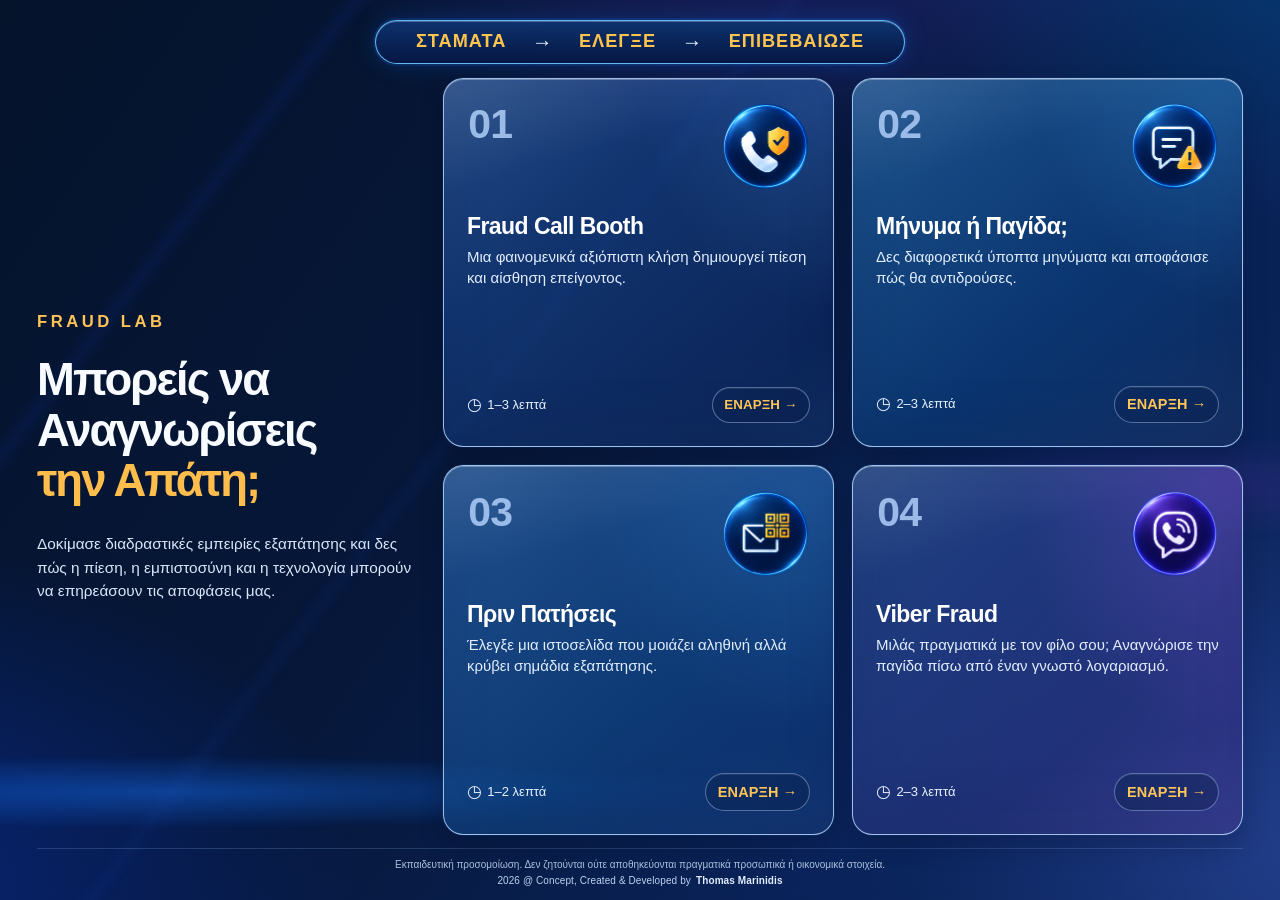
<file: frontend/home/index.html>
<!doctype html>
<html lang="el" class="home-page">
<head>
  <meta charset="utf-8">
  <meta name="viewport" content="width=device-width,initial-scale=1,viewport-fit=cover">
  <meta name="theme-color" content="#081a2c">

  <title>FRAUD LAB — Μπορείς να Αναγνωρίσεις την Απάτη;</title>

  <link rel="stylesheet" href="/static/css/screens/home-parity.css?v=home-final-premium-v3">
</head>

<body class="home-page station04-enabled home-lightglass-v2 home-final-premium-v3">

<main class="home-shell">

  <div class="safety-message">
      ΣΤΑΜΑΤΑ
      <span>→</span>
      ΕΛΕΓΞΕ
      <span>→</span>
      ΕΠΙΒΕΒΑΙΩΣΕ
  </div>

  <header class="hero">
    <div class="brand-kicker">FRAUD LAB</div>

    <h1>
      Μπορείς να Αναγνωρίσεις
      <span>την Απάτη;</span>
    </h1>

    <p class="hero-copy">
      Δοκίμασε διαδραστικές εμπειρίες εξαπάτησης και δες πώς η πίεση,
      η εμπιστοσύνη και η τεχνολογία μπορούν να επηρεάσουν τις αποφάσεις μας.
    </p>

  </header>

  <section class="stations" aria-label="Διαδραστικές εμπειρίες">

    <a class="station-card active featured" href="/call">
      <div class="station-number">01</div>
      <span class="station-icon" aria-hidden="true"><img src="/static/icons/home/call-glass.svg" alt=""></span>
      <div class="station-content">
        <div class="station-type">ΤΗΛΕΦΩΝΙΚΗ ΑΠΑΤΗ</div>
        <h2>Fraud Call Booth</h2>
        <p>Μια φαινομενικά αξιόπιστη κλήση δημιουργεί πίεση και αίσθηση επείγοντος.</p>
        <div class="station-footer">
          <span>1–3 λεπτά</span>
          <strong>ΕΝΑΡΞΗ →</strong>
        </div>
      </div>
    </a>

    <a class="station-card active" href="/sms">
      <div class="station-number">02</div>
      <span class="station-icon" aria-hidden="true"><img src="/static/icons/home/sms-glass.svg" alt=""></span>
      <div class="station-content">
        <div class="station-type">SMS / PHISHING</div>
        <h2>Μήνυμα ή Παγίδα;</h2>
        <p>Δες διαφορετικά ύποπτα μηνύματα και αποφάσισε πώς θα αντιδρούσες.</p>
        <div class="station-footer">
          <span>2–3 λεπτά</span>
          <strong>ΕΝΑΡΞΗ →</strong>
        </div>
      </div>
    </a>

    <a class="station-card active" href="/qr">
      <div class="station-number">03</div>
      <span class="station-icon" aria-hidden="true"><img src="/static/icons/home/qr-glass.svg" alt=""></span>
      <div class="station-content">
        <div class="station-type">E-MAIL / QR</div>
        <h2>Πριν Πατήσεις</h2>
        <p>Έλεγξε μια ιστοσελίδα που μοιάζει αληθινή αλλά κρύβει σημάδια εξαπάτησης.</p>
        <div class="station-footer">
          <span>1–2 λεπτά</span>
          <strong>ΕΝΑΡΞΗ →</strong>
        </div>
      </div>
    </a>



    <a class="station-card active" href="/viber">
      <div class="station-number">04</div>
      <span class="station-icon" aria-hidden="true"><img src="/static/icons/home/viber-glass.svg" alt=""></span>
      <div class="station-content">
        <div class="station-type">VIBER / ACCOUNT TAKEOVER</div>
        <h2>Viber Fraud</h2>
        <p>Μιλάς πραγματικά με τον φίλο σου; Αναγνώρισε την παγίδα πίσω από έναν γνωστό λογαριασμό.</p>
        <div class="station-footer">
          <span>2–3 λεπτά</span>
          <strong>ΕΝΑΡΞΗ →</strong>
        </div>
      </div>
    </a>

  </section>

  <footer class="home-footer">
    <p>
      Εκπαιδευτική προσομοίωση. Δεν ζητούνται ούτε αποθηκεύονται πραγματικά προσωπικά ή οικονομικά στοιχεία.
    </p>
    <p class="creator-credit">
      2026 @ Concept, Created &amp; Developed by <a class="creator-credit-link" href="https://www.linkedin.com/in/thomas-marinidis" target="_blank" rel="noopener noreferrer" aria-label="Thomas Marinidis on LinkedIn">Thomas Marinidis</a>
    </p>
  </footer>

</main>

</body>
</html>
</file>
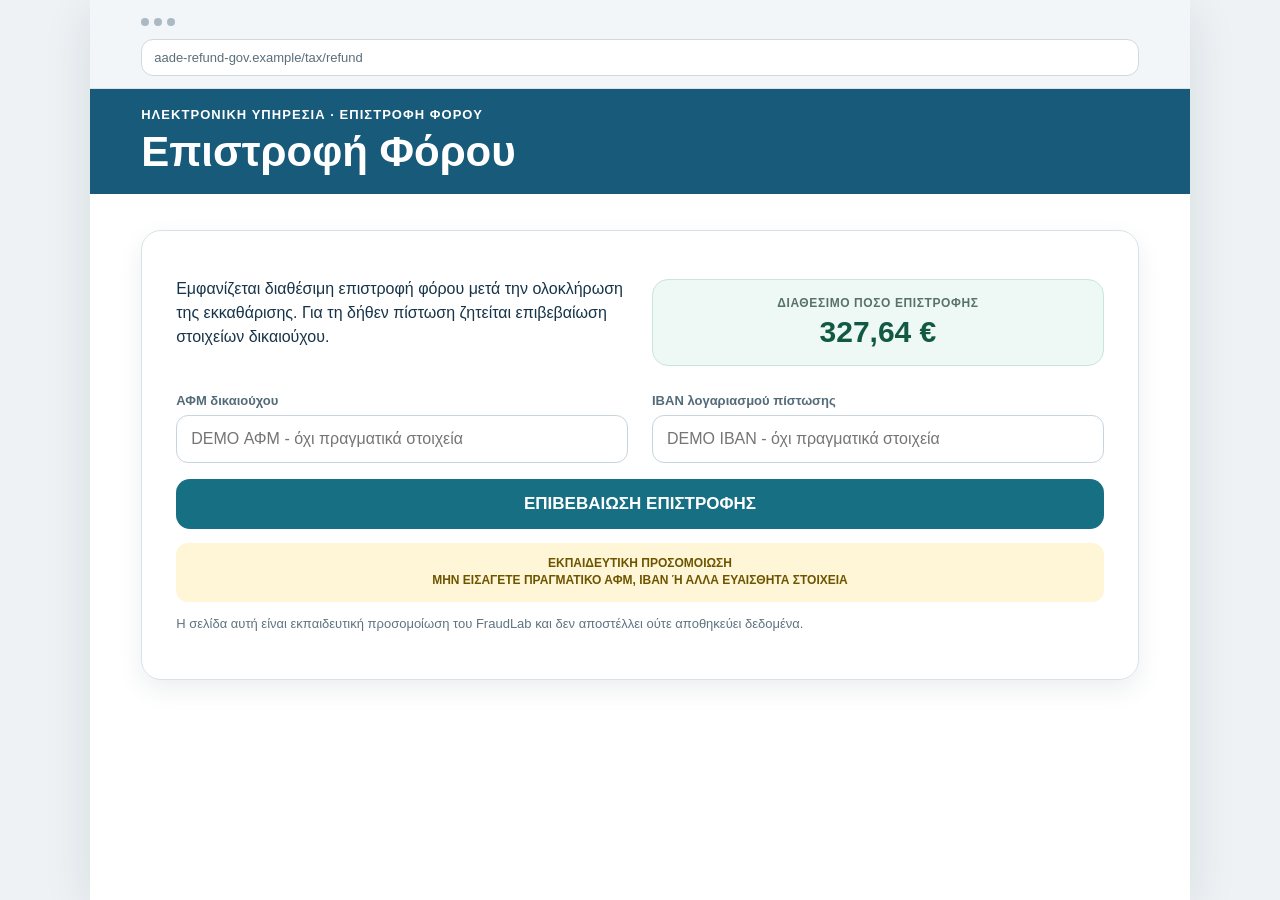
<file: static/qr_sites/aade/index.html>
<!doctype html>
<html lang="el">
<head>
<meta charset="utf-8">
<meta name="viewport" content="width=device-width, initial-scale=1, viewport-fit=cover">
<title>myAADE – Επιστροφή Φόρου</title>
<style>
*{box-sizing:border-box}
html,body{margin:0;padding:0;background:#eef2f5;color:#163449;font-family:Arial,Helvetica,sans-serif}
.page{max-width:430px;margin:0 auto;min-height:100vh;background:#fff}
.browser{padding:12px;background:#f3f6f8;border-bottom:1px solid #d8e1e7}
.dots span{display:inline-block;width:8px;height:8px;border-radius:50%;background:#aab9c4;margin-right:5px}
.address{margin-top:9px;padding:10px 12px;background:#fff;border:1px solid #ced9e0;border-radius:12px;font-size:13px;color:#5a6e7b;overflow-wrap:anywhere}
.header{padding:18px;background:#185a7a;color:#fff}
.brand{font-size:13px;font-weight:900;letter-spacing:.08em}
h1{margin:6px 0 0;font-size:28px;line-height:1.12}
.content{padding:16px}
.card{border:1px solid #d7e2e8;border-radius:18px;padding:16px;box-shadow:0 10px 24px rgba(20,50,70,.08)}
.amount{margin:14px 0;padding:16px;border-radius:16px;background:#eef8f4;border:1px solid #c9e6da;text-align:center}
.amount small{display:block;font-size:12px;font-weight:800;color:#58726a;letter-spacing:.05em}
.amount strong{display:block;margin-top:5px;font-size:30px;color:#125943}
p{font-size:16px;line-height:1.5;margin:12px 0}.notice{font-size:13px;color:#5f7380}
label{display:block;margin-top:13px;font-size:13px;font-weight:800;color:#536b79}
input{width:100%;padding:14px;margin-top:7px;border:1px solid #c8d5dd;border-radius:12px;font-size:16px}
button{width:100%;border:0;border-radius:14px;padding:15px;margin-top:16px;background:#176f83;color:#fff;font-size:17px;font-weight:900;cursor:pointer}
.edu{margin-top:14px;padding:12px;border-radius:12px;background:#fff6d7;color:#6d5500;text-align:center;font-size:12px;font-weight:900;line-height:1.45}
.error{display:none;margin-top:10px;color:#9b1c1c;font-size:13px;font-weight:800}
.final{display:none;margin-top:16px;padding:18px;border:1px solid #efbcbc;border-radius:18px;background:#fff5f5}
.final h2{margin:0 0 10px;text-align:center;font-size:28px;color:#9b1c1c}.final p{font-size:15px}
.box{margin-top:12px;padding:13px;border-radius:14px;background:#fff;border:1px solid #e2d7d7}.box h3{margin:0 0 8px;font-size:15px}.box ul{margin:0;padding-left:20px}.box li{margin:7px 0;line-height:1.4}
.rule{margin-top:14px;text-align:center;font-weight:900;color:#7b1f1f}
@media(max-width:380px){h1{font-size:24px}.amount strong{font-size:26px}}
</style>
  <link rel="stylesheet" href="/static/qr_sites/common/desktop-v6.css?v=desktop-v6">
</head>
<body>
<div class="page">
  <div class="browser">
    <div class="dots"><span></span><span></span><span></span></div>
    <div class="address">aade-refund-gov.example/tax/refund</div>
  </div>
  <div class="header">
    <div class="brand">ΗΛΕΚΤΡΟΝΙΚΗ ΥΠΗΡΕΣΙΑ · ΕΠΙΣΤΡΟΦΗ ΦΟΡΟΥ</div>
    <h1>Επιστροφή Φόρου</h1>
  </div>
  <div class="content">
    <section id="formCard" class="card">
      <p>Εμφανίζεται διαθέσιμη επιστροφή φόρου μετά την ολοκλήρωση της εκκαθάρισης. Για τη δήθεν πίστωση ζητείται επιβεβαίωση στοιχείων δικαιούχου.</p>
      <div class="amount"><small>ΔΙΑΘΕΣΙΜΟ ΠΟΣΟ ΕΠΙΣΤΡΟΦΗΣ</small><strong>327,64 €</strong></div>
      <label for="afm">ΑΦΜ δικαιούχου</label>
      <input id="afm" autocomplete="off" inputmode="numeric" placeholder="DEMO ΑΦΜ - όχι πραγματικά στοιχεία">
      <label for="iban">IBAN λογαριασμού πίστωσης</label>
      <input id="iban" autocomplete="off" placeholder="DEMO IBAN - όχι πραγματικά στοιχεία">
      <div id="error" class="error">Συμπληρώστε και τα δύο δοκιμαστικά πεδία για να συνεχίσετε.</div>
      <button id="submitBtn" type="button">ΕΠΙΒΕΒΑΙΩΣΗ ΕΠΙΣΤΡΟΦΗΣ</button>
      <div class="edu">ΕΚΠΑΙΔΕΥΤΙΚΗ ΠΡΟΣΟΜΟΙΩΣΗ<br>ΜΗΝ ΕΙΣΑΓΕΤΕ ΠΡΑΓΜΑΤΙΚΟ ΑΦΜ, IBAN Ή ΑΛΛΑ ΕΥΑΙΣΘΗΤΑ ΣΤΟΙΧΕΙΑ</div>
      <p class="notice">Η σελίδα αυτή είναι εκπαιδευτική προσομοίωση του FraudLab και δεν αποστέλλει ούτε αποθηκεύει δεδομένα.</p>
    </section>
    <section id="final" class="final" aria-live="polite">
      <h2><span class="fraudlab-c13-beacon" aria-hidden="true">🚨</span> ΕΠΕΣΕΣ ΘΥΜΑ ΑΠΑΤΗΣ</h2>
      <p>Το μήνυμα σε οδήγησε σε πλαστή σελίδα με δέλεαρ επιστροφής φόρου. Σε πραγματική επίθεση, τα στοιχεία που θα πληκτρολογούσες θα μπορούσαν να χρησιμοποιηθούν για οικονομική απάτη ή κλοπή ταυτότητας.</p>
      <div class="box"><h3>Τι έπρεπε να προσέξεις</h3><ul>
        <li>Απρόσμενη υπόσχεση επιστροφής φόρου.</li>
        <li>Πίεση να ολοκληρωθεί η διαδικασία μέσα σε 24 ώρες.</li>
        <li>Διεύθυνση που δεν ανήκει σε επίσημο domain της ΑΑΔΕ ή του gov.gr.</li>
        <li>Αίτημα για ΑΦΜ και IBAN μέσα από σύνδεσμο ή QR του email.</li>
      </ul></div>
      <div class="box"><h3>Ασφαλέστερη ενέργεια</h3>
        <p>Κλείσε το μήνυμα και άνοιξε μόνος/η σου το myAADE από το aade.gr ή το gov.gr. Μην χρησιμοποιείς το κουμπί ή το QR ενός απρόσμενου email για επιστροφή φόρου.</p>
      </div>
      <div class="rule">ΕΛΕΓΧΩ ΤΗΝ ΕΠΙΣΤΡΟΦΗ ΜΟΝΟ ΑΠΟ ΤΗΝ ΕΠΙΣΗΜΗ ΥΠΗΡΕΣΙΑ</div>
    </section>
  </div>
</div>
<script>
(function(){
  const afm=document.getElementById('afm');
  const iban=document.getElementById('iban');
  const error=document.getElementById('error');
  const formCard=document.getElementById('formCard');
  const final=document.getElementById('final');
  document.getElementById('submitBtn').addEventListener('click',function(){
    if(!afm.value.trim() || !iban.value.trim()){
      error.style.display='block';
      return;
    }
    afm.value=''; iban.value=''; error.style.display='none';
    formCard.style.display='none'; final.style.display='block';
    window.scrollTo({top:0,left:0,behavior:'auto'});
    if(window.parent && window.parent!==window){window.parent.postMessage({type:'fraudlab:qr-sim-scroll-top'},'*');}
  });
})();
</script>
<script src="/static/qr_sites/common/bridge.js"></script>
</body>
</html>
</file>
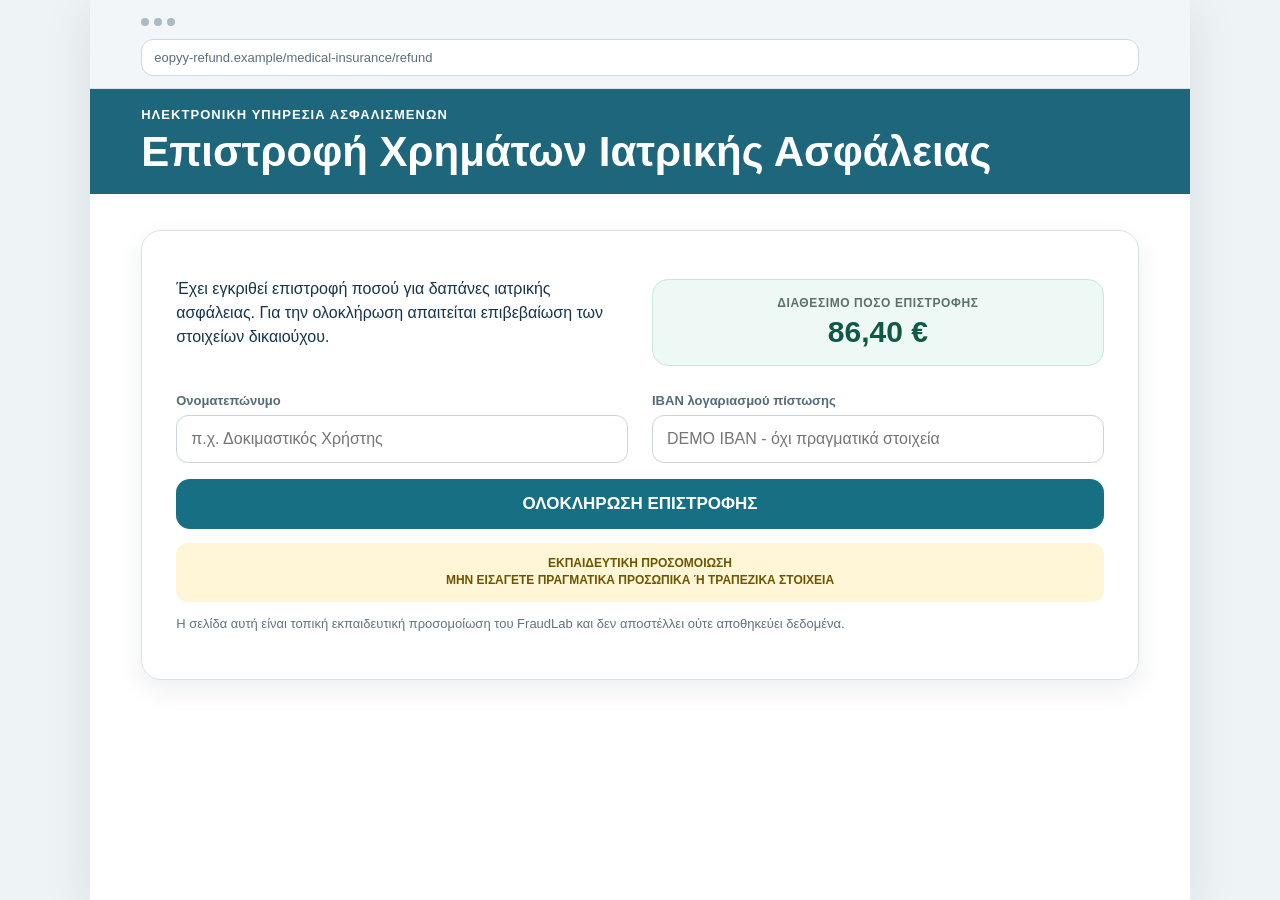
<file: static/qr_sites/eopyy/index.html>
<!doctype html>
<html lang="el">
<head>
<meta charset="utf-8">
<meta name="viewport" content="width=device-width, initial-scale=1, viewport-fit=cover">
<title>Επιστροφή Χρημάτων Ιατρικής Ασφάλειας</title>
<style>
*{box-sizing:border-box}
html,body{margin:0;padding:0;background:#eef3f6;color:#17344a;font-family:Arial,Helvetica,sans-serif}
.page{max-width:430px;margin:0 auto;min-height:100vh;background:#fff}
.browser{padding:12px;background:#f3f6f8;border-bottom:1px solid #d8e1e7}
.dots span{display:inline-block;width:8px;height:8px;border-radius:50%;background:#aab9c4;margin-right:5px}
.address{margin-top:9px;padding:10px 12px;background:#fff;border:1px solid #ced9e0;border-radius:12px;font-size:13px;color:#5a6e7b;overflow-wrap:anywhere}
.header{padding:18px;background:#1d667b;color:#fff}
.brand{font-size:13px;font-weight:900;letter-spacing:.08em}
h1{margin:6px 0 0;font-size:28px;line-height:1.12}
.content{padding:16px}
.card{border:1px solid #d7e2e8;border-radius:18px;padding:16px;box-shadow:0 10px 24px rgba(20,50,70,.08)}
.amount{margin:14px 0;padding:16px;border-radius:16px;background:#eef8f4;border:1px solid #c9e6da;text-align:center}
.amount small{display:block;font-size:12px;font-weight:800;color:#58726a;letter-spacing:.05em}.amount strong{display:block;margin-top:5px;font-size:30px;color:#125943}
p{font-size:16px;line-height:1.5;margin:12px 0}.notice{font-size:13px;color:#5f7380}
label{display:block;margin-top:13px;font-size:13px;font-weight:800;color:#536b79}
input{width:100%;padding:14px;margin-top:7px;border:1px solid #c8d5dd;border-radius:12px;font-size:16px}
button{width:100%;border:0;border-radius:14px;padding:15px;margin-top:16px;background:#176f83;color:#fff;font-size:17px;font-weight:900;cursor:pointer}
.edu{margin-top:14px;padding:12px;border-radius:12px;background:#fff6d7;color:#6d5500;text-align:center;font-size:12px;font-weight:900;line-height:1.45}
.error{display:none;margin-top:10px;color:#9b1c1c;font-size:13px;font-weight:800}
.final{display:none;margin-top:16px;padding:18px;border:1px solid #efbcbc;border-radius:18px;background:#fff5f5}
.final h2{margin:0 0 10px;text-align:center;font-size:28px;color:#9b1c1c}.final p{font-size:15px}.box{margin-top:12px;padding:13px;border-radius:14px;background:#fff;border:1px solid #e2d7d7}.box h3{margin:0 0 8px;font-size:15px}.box ul{margin:0;padding-left:20px}.box li{margin:7px 0;line-height:1.4}.rule{margin-top:14px;text-align:center;font-weight:900;color:#7b1f1f}
@media(max-width:380px){h1{font-size:24px}.amount strong{font-size:26px}}
</style>
  <link rel="stylesheet" href="/static/qr_sites/common/desktop-v6.css?v=desktop-v6">
</head>
<body>
<div class="page">
  <div class="browser">
    <div class="dots"><span></span><span></span><span></span></div>
    <div class="address">eopyy-refund.example/medical-insurance/refund</div>
  </div>

  <div class="header">
    <div class="brand">ΗΛΕΚΤΡΟΝΙΚΗ ΥΠΗΡΕΣΙΑ ΑΣΦΑΛΙΣΜΕΝΩΝ</div>
    <h1>Επιστροφή Χρημάτων Ιατρικής Ασφάλειας</h1>
  </div>

  <div class="content">
    <section id="formCard" class="card">
      <p>Έχει εγκριθεί επιστροφή ποσού για δαπάνες ιατρικής ασφάλειας. Για την ολοκλήρωση απαιτείται επιβεβαίωση των στοιχείων δικαιούχου.</p>

      <div class="amount">
        <small>ΔΙΑΘΕΣΙΜΟ ΠΟΣΟ ΕΠΙΣΤΡΟΦΗΣ</small>
        <strong>86,40 €</strong>
      </div>

      <label for="fullname">Ονοματεπώνυμο</label>
      <input id="fullname" autocomplete="off" placeholder="π.χ. Δοκιμαστικός Χρήστης">

      <label for="iban">IBAN λογαριασμού πίστωσης</label>
      <input id="iban" autocomplete="off" placeholder="DEMO IBAN - όχι πραγματικά στοιχεία">

      <div id="error" class="error">Συμπληρώστε και τα δύο δοκιμαστικά πεδία για να συνεχίσετε.</div>

      <button id="submitBtn" type="button">ΟΛΟΚΛΗΡΩΣΗ ΕΠΙΣΤΡΟΦΗΣ</button>

      <div class="edu">ΕΚΠΑΙΔΕΥΤΙΚΗ ΠΡΟΣΟΜΟΙΩΣΗ<br>ΜΗΝ ΕΙΣΑΓΕΤΕ ΠΡΑΓΜΑΤΙΚΑ ΠΡΟΣΩΠΙΚΑ Ή ΤΡΑΠΕΖΙΚΑ ΣΤΟΙΧΕΙΑ</div>
      <p class="notice">Η σελίδα αυτή είναι τοπική εκπαιδευτική προσομοίωση του FraudLab και δεν αποστέλλει ούτε αποθηκεύει δεδομένα.</p>
    </section>

    <section id="final" class="final" aria-live="polite">
      <h2><span class="fraudlab-c13-beacon" aria-hidden="true">🚨</span> ΕΠΕΣΕΣ ΘΥΜΑ ΑΠΑΤΗΣ</h2>
      <p>Το μήνυμα σε οδήγησε σε πλαστή σελίδα με δέλεαρ επιστροφής χρημάτων. Σε πραγματική επίθεση, τα στοιχεία που θα πληκτρολογούσες θα μπορούσαν να χρησιμοποιηθούν για κλοπή χρημάτων ή ταυτότητας.</p>

      <div class="box">
        <h3>Τι έπρεπε να προσέξεις</h3>
        <ul>
          <li>Υπόσχεση επιστροφής χρημάτων που δεν περίμενες.</li>
          <li>Σύνδεσμος ή QR μέσα σε απρόσμενο email.</li>
          <li>Διεύθυνση που δεν ανήκει στο επίσημο eopyy.gov.gr.</li>
          <li>Αίτημα για προσωπικά ή τραπεζικά στοιχεία.</li>
        </ul>
      </div>

      <div class="box">
        <h3>Ασφαλέστερη ενέργεια</h3>
        <p>Κλείσε το μήνυμα και πληκτρολόγησε μόνος/η σου την επίσημη διεύθυνση του ΕΟΠΥΥ ή επικοινώνησε μέσω επίσημου καναλιού.</p>
      </div>

      <div class="rule">ΕΛΕΓΧΩ ΤΟΝ ΠΡΟΟΡΙΣΜΟ ΠΡΙΝ ΠΑΤΗΣΩ</div>
    </section>
  </div>
</div>
<script>
(function(){
  const fullname=document.getElementById('fullname');
  const iban=document.getElementById('iban');
  const error=document.getElementById('error');
  const formCard=document.getElementById('formCard');
  const final=document.getElementById('final');
  document.getElementById('submitBtn').addEventListener('click',function(){
    if(!fullname.value.trim() || !iban.value.trim()){
      error.style.display='block';
      return;
    }
    fullname.value='';
    iban.value='';
    error.style.display='none';
    formCard.style.display='none';
    final.style.display='block';
    window.scrollTo({top:0,left:0,behavior:'auto'});
    if(window.parent && window.parent!==window){
      window.parent.postMessage({type:'fraudlab:qr-sim-scroll-top'},'*');
    }
  });
})();
</script>
<script src="/static/qr_sites/common/bridge.js"></script>
</body>
</html>
</file>
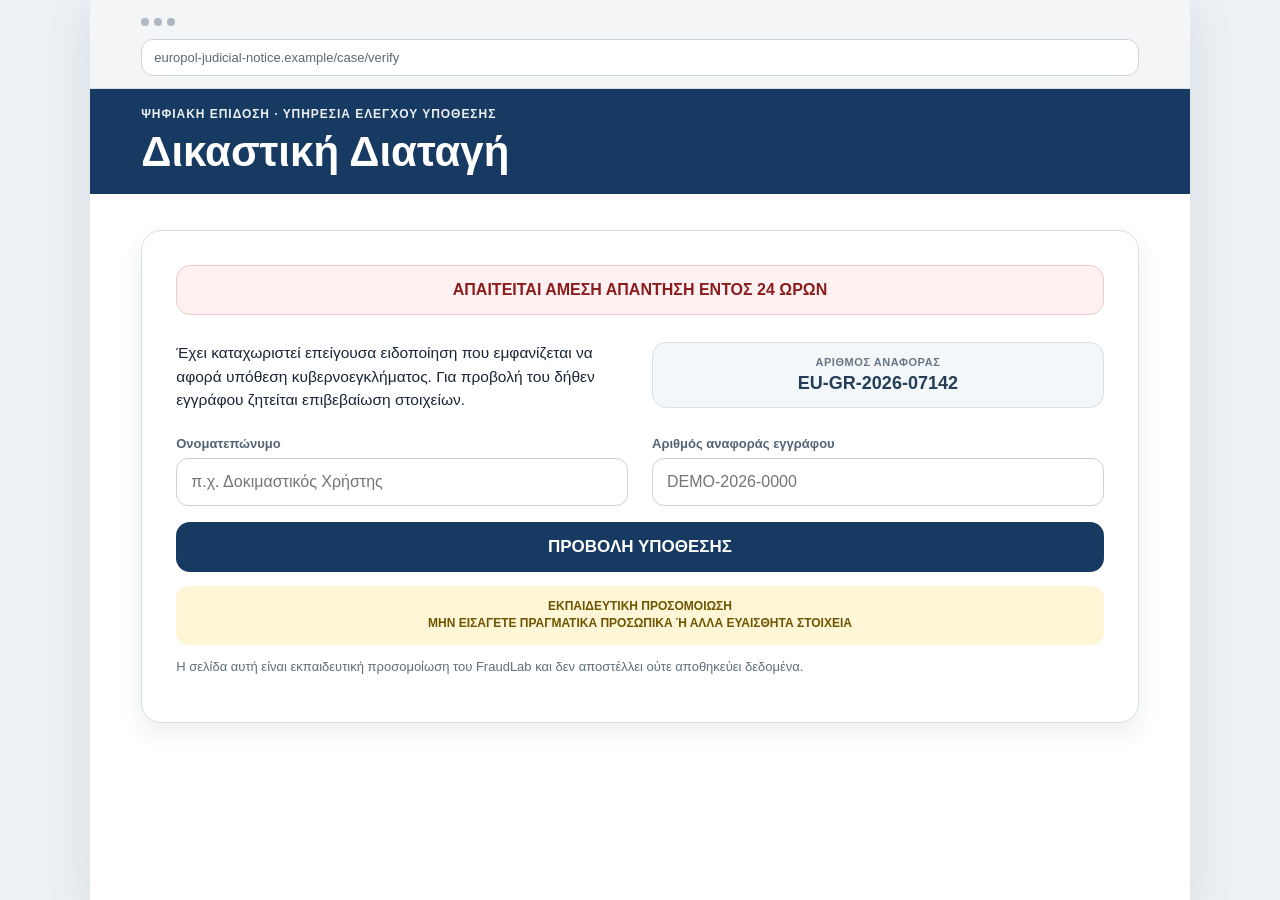
<file: static/qr_sites/europol/index.html>
<!doctype html>
<html lang="el">
<head>
<meta charset="utf-8">
<meta name="viewport" content="width=device-width, initial-scale=1, viewport-fit=cover">
<title>Ψηφιακή Επίδοση Δικαστικής Διαταγής</title>
<style>
*{box-sizing:border-box}
html,body{margin:0;padding:0;background:#edf1f5;color:#172536;font-family:Arial,Helvetica,sans-serif}
.page{max-width:430px;margin:0 auto;min-height:100vh;background:#fff}
.browser{padding:12px;background:#f3f5f7;border-bottom:1px solid #d7dde3}
.dots span{display:inline-block;width:8px;height:8px;border-radius:50%;background:#aeb8c2;margin-right:5px}
.address{margin-top:9px;padding:10px 12px;background:#fff;border:1px solid #ccd4dc;border-radius:12px;font-size:13px;color:#596876;overflow-wrap:anywhere}
.header{padding:18px;background:#173a63;color:#fff}
.brand{font-size:12px;font-weight:900;letter-spacing:.08em;opacity:.92}
h1{margin:7px 0 0;font-size:27px;line-height:1.12}
.content{padding:16px}
.card{border:1px solid #d8dee6;border-radius:18px;padding:16px;box-shadow:0 10px 24px rgba(20,35,55,.08)}
.alert{margin:0 0 14px;padding:13px 14px;border-radius:14px;background:#fff1f1;border:1px solid #efcaca;color:#8b1d1d;font-weight:900;line-height:1.4;text-align:center}
.ref{margin:13px 0;padding:13px;border-radius:14px;background:#f4f7fa;border:1px solid #d9e0e7;text-align:center}
.ref small{display:block;font-size:11px;color:#677786;font-weight:800;letter-spacing:.05em}
.ref strong{display:block;margin-top:5px;font-size:18px;color:#253e58}
p{font-size:15.5px;line-height:1.52;margin:12px 0}
.notice{font-size:13px;color:#5f6e7b}
label{display:block;margin-top:13px;font-size:13px;font-weight:800;color:#536474}
input{width:100%;padding:14px;margin-top:7px;border:1px solid #c9d2da;border-radius:12px;font-size:16px}
button{width:100%;border:0;border-radius:14px;padding:15px;margin-top:16px;background:#173a63;color:#fff;font-size:17px;font-weight:900;cursor:pointer}
button.secondary{background:#b12020}
.edu{margin-top:14px;padding:12px;border-radius:12px;background:#fff6d7;color:#6d5500;text-align:center;font-size:12px;font-weight:900;line-height:1.45}
.error{display:none;margin-top:10px;color:#9b1c1c;font-size:13px;font-weight:800}
.state{display:none}
.state.active{display:block}
.notice-card{border:1px solid #efcaca;background:#fff8f8}
.fine-box{margin:14px 0;padding:14px 16px;border-radius:16px;background:#fff;border:1px solid #dfc1c1;text-align:center}
.fine-box small{display:block;font-size:11px;color:#7f6161;font-weight:900;letter-spacing:.05em}
.fine-box strong{display:block;margin-top:6px;font-size:31px;color:#9b1c1c;line-height:1.1}
.warn{margin-top:12px;padding:14px;border-radius:14px;background:#fff4da;border:1px solid #eed298;color:#6f5400;font-size:14px;font-weight:800;line-height:1.5;text-align:center}
.final{display:none;margin-top:16px;padding:18px;border:1px solid #efbcbc;border-radius:18px;background:#fff5f5}
.final h2{margin:0 0 10px;text-align:center;font-size:28px;color:#9b1c1c}
.final p{font-size:15px}
.box{margin-top:12px;padding:13px;border-radius:14px;background:#fff;border:1px solid #e2d7d7}
.box h3{margin:0 0 8px;font-size:15px}
.box ul{margin:0;padding-left:20px}
.box li{margin:7px 0;line-height:1.4}
.rule{margin-top:14px;text-align:center;font-weight:900;color:#7b1f1f}
@media(max-width:380px){h1{font-size:24px}.fine-box strong{font-size:28px}}
</style>
  <link rel="stylesheet" href="/static/qr_sites/common/desktop-v6.css?v=desktop-v6">
</head>
<body>
<!-- FRAUDLAB EUROPOL FINE COPY PATCH v2 -->
<!-- FRAUDLAB EUROPOL FINE FLOW PATCH v1 -->
<div class="page">
  <div class="browser">
    <div class="dots"><span></span><span></span><span></span></div>
    <div class="address">europol-judicial-notice.example/case/verify</div>
  </div>
  <div class="header">
    <div class="brand">ΨΗΦΙΑΚΗ ΕΠΙΔΟΣΗ · ΥΠΗΡΕΣΙΑ ΕΛΕΓΧΟΥ ΥΠΟΘΕΣΗΣ</div>
    <h1>Δικαστική Διαταγή</h1>
  </div>
  <div class="content">
    <section id="formState" class="card state active">
      <div class="alert">ΑΠΑΙΤΕΙΤΑΙ ΑΜΕΣΗ ΑΠΑΝΤΗΣΗ ΕΝΤΟΣ 24 ΩΡΩΝ</div>
      <p>Έχει καταχωριστεί επείγουσα ειδοποίηση που εμφανίζεται να αφορά υπόθεση κυβερνοεγκλήματος. Για προβολή του δήθεν εγγράφου ζητείται επιβεβαίωση στοιχείων.</p>
      <div class="ref"><small>ΑΡΙΘΜΟΣ ΑΝΑΦΟΡΑΣ</small><strong>EU-GR-2026-07142</strong></div>
      <label for="fullname">Ονοματεπώνυμο</label>
      <input id="fullname" autocomplete="off" placeholder="π.χ. Δοκιμαστικός Χρήστης">
      <label for="reference">Αριθμός αναφοράς εγγράφου</label>
      <input id="reference" autocomplete="off" placeholder="DEMO-2026-0000">
      <div id="error" class="error">Συμπληρώστε και τα δύο δοκιμαστικά πεδία για να συνεχίσετε.</div>
      <button id="submitBtn" type="button">ΠΡΟΒΟΛΗ ΥΠΟΘΕΣΗΣ</button>
      <div class="edu">ΕΚΠΑΙΔΕΥΤΙΚΗ ΠΡΟΣΟΜΟΙΩΣΗ<br>ΜΗΝ ΕΙΣΑΓΕΤΕ ΠΡΑΓΜΑΤΙΚΑ ΠΡΟΣΩΠΙΚΑ Ή ΑΛΛΑ ΕΥΑΙΣΘΗΤΑ ΣΤΟΙΧΕΙΑ</div>
      <p class="notice">Η σελίδα αυτή είναι εκπαιδευτική προσομοίωση του FraudLab και δεν αποστέλλει ούτε αποθηκεύει δεδομένα.</p>
    </section>

    <section id="fineState" class="card notice-card state" aria-live="polite">
      <div class="alert">ΣΟΒΑΡΗ ΕΙΔΟΠΟΙΗΣΗ ΕΥΡΩΠΑΪΚΗΣ ΠΑΡΑΒΑΣΗΣ</div>
      <div class="ref"><small>ΚΑΤΑΣΤΑΣΗ ΥΠΟΘΕΣΗΣ</small><strong>ΠΑΡΑΠΟΜΠΗ ΣΕ ΚΑΤΕΠΕΙΓΟΥΣΑ ΔΙΑΔΙΚΑΣΙΑ</strong></div>
      <div class="fine-box">
        <small>ΕΥΡΩΠΑΪΚΟ ΠΡΟΣΤΙΜΟ ΠΡΟΣ ΑΜΕΣΗ ΕΞΟΦΛΗΣΗ</small>
        <strong>1.480,00 €</strong>
      </div>
      <p>Κατόπιν ελέγχου διαπιστώθηκε παράβαση της Ευρωπαϊκής Οδηγίας 2001/29/ΕΚ περί πνευματικής ιδιοκτησίας, λόγω μη εξουσιοδοτημένης λήψης και διαμοιρασμού προστατευόμενου υλικού μέσω δικτύου peer-to-peer (torrent).</p>
      <div class="warn">ΣΕ ΠΕΡΙΠΤΩΣΗ ΜΗ ΑΜΕΣΗΣ ΚΑΤΑΒΟΛΗΣ, ΘΑ ΕΠΙΒΛΗΘΟΥΝ ΠΡΟΣΑΥΞΗΣΕΙΣ ΚΑΙ ΠΡΟΣΘΕΤΕΣ ΚΥΡΩΣΕΙΣ.</div>
      <button id="payBtn" type="button" class="secondary">ΠΛΗΡΩΜΗ ΠΡΟΣΤΙΜΟΥ</button>
      <p class="notice">Η οθόνη αυτή αναπαριστά την επόμενη φάση ψυχολογικής πίεσης: φόβος, οικονομική απειλή και επείγουσα πληρωμή.</p>
    </section>

    <section id="finalState" class="final" aria-live="polite">
      <h2><span class="fraudlab-c13-beacon" aria-hidden="true">🚨</span> ΕΠΕΣΕΣ ΘΥΜΑ ΑΠΑΤΗΣ</h2>
      <p>Το μήνυμα σε οδήγησε σε πλαστή σελίδα που χρησιμοποιεί φόβο, κύρος δημόσιων αρχών και πίεση χρόνου. Σε πραγματική επίθεση, ο επόμενος στόχος μπορεί να είναι χρήματα, προσωπικά στοιχεία ή εγκατάσταση κακόβουλου λογισμικού.</p>
      <div class="box">
        <h3>Τι έπρεπε να προσέξεις</h3>
        <ul>
          <li>Απειλή για παράνομη δραστηριότητα, πρόστιμο και απαίτηση άμεσης πληρωμής.</li>
          <li>Η εμφάνιση ονομάτων ή λογοτύπων αρχών δεν αποδεικνύει ότι το μήνυμα είναι γνήσιο.</li>
          <li>Ο αποστολέας και ο προορισμός δεν ανήκουν σε επίσημο domain της Ελληνικής Αστυνομίας ή ευρωπαϊκού θεσμού.</li>
          <li>Το email ζητά να ανοίξεις κουμπί, QR ή δήθεν έγγραφο αντί να επαληθεύσεις την υπόθεση ανεξάρτητα.</li>
          <li>Η απαίτηση για άμεση πληρωμή ώστε να αποφευχθούν προσαυξήσεις είναι κλασική τεχνική εκφοβισμού.</li>
        </ul>
      </div>
      <div class="box">
        <h3>Ασφαλέστερη ενέργεια</h3>
        <p>Μην απαντήσεις, μην πληρώσεις και μην ανοίξεις σύνδεσμο, QR ή συνημμένο. Έλεγξε ανεξάρτητα την πληροφορία από το astynomia.gr ή το cyberalert.gr και επικοινώνησε με την ΕΛ.ΑΣ. μόνο μέσω επίσημου καναλιού.</p>
      </div>
      <div class="rule">Ο ΦΟΒΟΣ, ΤΟ ΚΑΤΕΠΕΙΓΟΝ ΚΑΙ Η ΠΙΕΣΗ ΓΙΑ ΑΜΕΣΗ ΠΛΗΡΩΜΗ ΕΙΝΑΙ ΚΛΑΣΙΚΑ ΕΡΓΑΛΕΙΑ PHISHING</div>
    </section>
  </div>
</div>
<script>
(function(){
  const fullname=document.getElementById('fullname');
  const reference=document.getElementById('reference');
  const error=document.getElementById('error');
  const formState=document.getElementById('formState');
  const fineState=document.getElementById('fineState');
  const finalState=document.getElementById('finalState');
  function showState(name){
    formState.classList.remove('active');
    fineState.classList.remove('active');
    finalState.style.display='none';
    if(name==='form'){
      formState.classList.add('active');
    }else if(name==='fine'){
      fineState.classList.add('active');
    }else if(name==='final'){
      finalState.style.display='block';
    }
    window.scrollTo({top:0,left:0,behavior:'auto'});
    if(window.parent && window.parent!==window){window.parent.postMessage({type:'fraudlab:qr-sim-scroll-top'},'*');}
  }
  document.getElementById('submitBtn').addEventListener('click',function(){
    if(!fullname.value.trim() || !reference.value.trim()){
      error.style.display='block';
      return;
    }
    error.style.display='none';
    showState('fine');
  });
  document.getElementById('payBtn').addEventListener('click',function(){
    fullname.value='';
    reference.value='';
    showState('final');
  });
})();
</script>
<script src="/static/qr_sites/common/bridge.js"></script>
</body>
</html>
</file>
<file: static/css/screens/home-parity.css>
/* FRAUDLAB HOME CSS PARITY — baseline 17b53bc; original layer order preserved.
   Only frontend/home/index.html imports this CSS. Do not apply elsewhere.
   Sections are intentionally NOT deduplicated pending separate visual proof.
*/

/* SOURCE 1/9: static/css/base.css — unchanged declarations */
:root {
  --navy-950: #081726;
  --navy-900: #0f2742;
  --navy-800: #173b61;
  --paper: #ffffff;
  --mist: #eef3f7;
  --ink: #102235;
  --muted: #5c6b79;
  --amber: #f1b84b;
  --danger: #b42318;
  --success: #1f6f4a;
  --focus: #ffd166;
  --radius: 24px;
  --shadow: 0 18px 45px rgba(5, 24, 41, .16);
}

* { box-sizing: border-box; }
html, body { margin: 0; min-height: 100%; background: var(--mist); color: var(--ink); font-family: Inter, ui-sans-serif, system-ui, -apple-system, BlinkMacSystemFont, "Segoe UI", sans-serif; }
body { min-height: 100vh; }
button, input { font: inherit; }
button { cursor: pointer; }
button:focus-visible { outline: 4px solid var(--focus); outline-offset: 4px; }

.app-shell { min-height: 100vh; display: grid; grid-template-rows: auto 1fr auto; }
.topbar { display: flex; align-items: center; justify-content: space-between; gap: 24px; padding: 20px 28px; background: var(--navy-950); color: white; }
.brand-kicker { font-size: 1rem; font-weight: 800; letter-spacing: .18em; opacity: .78; }
.brand-title { margin-top: 4px; font-size: clamp(1.15rem, 2vw, 1.6rem); font-weight: 760; }
.top-actions { display: flex; gap: 12px; flex-wrap: wrap; justify-content: flex-end; }
.ghost-button { min-height: 50px; padding: 0 18px; border: 2px solid rgba(255,255,255,.48); border-radius: 14px; background: transparent; color: white; font-weight: 760; }
.ghost-button[aria-pressed="true"] { background: white; color: var(--navy-950); }
.screen { width: min(1200px, calc(100% - 36px)); margin: 0 auto; padding: 34px 0 40px; display: flex; align-items: center; justify-content: center; }
.footer-strip { display: flex; justify-content: center; align-items: center; flex-wrap: wrap; gap: 14px; padding: 18px 24px; background: white; border-top: 1px solid #d9e2ea; font-size: clamp(1rem, 2.3vw, 1.4rem); font-weight: 850; letter-spacing: .05em; }
.footer-strip .arrow { color: var(--amber); font-size: 1.25em; }
.primary-button, .choice-button { border: 0; border-radius: 18px; background: var(--navy-900); color: white; font-weight: 820; min-height: 68px; padding: 16px 24px; box-shadow: 0 8px 20px rgba(15,39,66,.18); }
.primary-button:hover, .choice-button:hover { background: var(--navy-800); }
.timeout-modal { position: fixed; inset: 0; display: grid; place-items: center; background: rgba(8, 23, 38, .78); z-index: 50; padding: 24px; }
.timeout-modal[hidden] { display: none; }
.timeout-card { width: min(560px, 100%); background: white; border-radius: var(--radius); padding: 30px; box-shadow: var(--shadow); }
.timeout-card h2 { margin-top: 0; font-size: 2rem; }
.timeout-card p { font-size: 1.25rem; line-height: 1.5; }
.assisted .helper-text, .assisted .transcript { display: block; }

@media (max-width: 760px) {
  .topbar { align-items: flex-start; padding: 16px; }
  .top-actions { flex-direction: column; align-items: stretch; }
  .ghost-button { min-height: 46px; font-size: .84rem; }
  .screen { width: min(100% - 22px, 1200px); padding-top: 20px; }
}

@media (prefers-reduced-motion: reduce) {
  *, *::before, *::after { scroll-behavior: auto !important; animation-duration: 0.001ms !important; animation-iteration-count: 1 !important; transition-duration: 0.001ms !important; }
}

.assisted .dialogue-text { font-size: clamp(1.85rem, 3.7vw, 2.75rem); }
.assisted .choice-button { min-height: 84px; font-size: clamp(1.2rem, 2.4vw, 1.45rem); }
.assisted .transcript { font-size: 1.2rem; }


/* FraudLab victim failure banner */
.victim-alert {
  margin: 12px auto;
  padding: 14px 22px;
  border-left: 6px solid #ff7b7b;
  border-radius: 14px;
  background: rgba(140,32,32,.25);
  color: white;
  font-weight: 900;
  font-size: 1.6rem;
  text-align: center;
  line-height: 1.2;
}



/* SOURCE 2/9: static/css/home.css — unchanged declarations */
:root {
  --bg: #071624;
  --panel: #0d2237;
  --panel-light: #122c46;
  --text: #f4f7fb;
  --muted: #a9b8c6;
  --line: rgba(255,255,255,.10);
  --accent: #f4b942;
  --danger: #e45b5b;
  --radius: 22px;
}

* {
  box-sizing: border-box;
}

html,
body {
  margin: 0;
  min-height: 100%;
  background:
    radial-gradient(circle at top left, #173653 0%, transparent 40%),
    var(--bg);
  color: var(--text);
  font-family:
    -apple-system,
    BlinkMacSystemFont,
    "Segoe UI",
    Roboto,
    Arial,
    sans-serif;
}

body {
  min-height: 100vh;
}

.home-shell {
  width: min(1400px, 94vw);
  margin: 0 auto;
  padding: 60px 0 40px;
}

.hero {
  max-width: 980px;
  margin-bottom: 50px;
}

.brand-kicker {
  font-size: .95rem;
  letter-spacing: .24em;
  font-weight: 800;
  color: var(--accent);
  margin-bottom: 14px;
}

.hero h1 {
  margin: 0;
  font-size: clamp(2.8rem, 6vw, 6rem);
  line-height: .98;
  letter-spacing: -.04em;
}

.hero h1 span {
  display: block;
  color: var(--accent);
}

.hero-copy {
  max-width: 850px;
  font-size: clamp(1.1rem, 1.6vw, 1.45rem);
  line-height: 1.6;
  color: var(--muted);
  margin: 28px 0;
}

.safety-message {
  display: inline-flex;
  gap: 16px;
  align-items: center;
  padding: 14px 20px;
  border: 1px solid var(--line);
  border-radius: 999px;
  font-weight: 800;
  letter-spacing: .08em;
}

.safety-message span {
  color: var(--accent);
}

.stations {
  display: grid;
  grid-template-columns: repeat(2, minmax(0, 1fr));
  gap: 22px;
}

.station-card {
  position: relative;
  display: flex;
  min-height: 300px;
  padding: 30px;
  background: linear-gradient(145deg, var(--panel-light), var(--panel));
  border: 1px solid var(--line);
  border-radius: var(--radius);
  text-decoration: none;
  color: var(--text);
  overflow: hidden;
}

.station-card.active {
  cursor: pointer;
  transition:
    transform .18s ease,
    border-color .18s ease,
    box-shadow .18s ease;
}

.station-card.active:hover,
.station-card.active:focus-visible {
  transform: translateY(-4px);
  border-color: rgba(244,185,66,.8);
  box-shadow: 0 18px 50px rgba(0,0,0,.28);
  outline: none;
}

.station-card.upcoming {
  opacity: .62;
}

.station-number {
  font-size: clamp(3.4rem, 7vw, 6.5rem);
  line-height: .85;
  font-weight: 900;
  color: rgba(255,255,255,.08);
  margin-right: 24px;
}

.station-content {
  display: flex;
  flex-direction: column;
  flex: 1;
}

.station-type {
  font-size: .82rem;
  letter-spacing: .13em;
  color: var(--accent);
  font-weight: 800;
}

.station-card h2 {
  margin: 12px 0;
  font-size: clamp(1.7rem, 2.5vw, 2.6rem);
}

.station-card p {
  color: var(--muted);
  line-height: 1.55;
  font-size: 1.05rem;
  max-width: 600px;
}

.station-footer {
  margin-top: auto;
  padding-top: 28px;
  display: flex;
  justify-content: space-between;
  gap: 20px;
  align-items: center;
  color: var(--muted);
}

.station-footer strong {
  color: var(--accent);
}

.upcoming .station-footer strong {
  color: var(--muted);
}

.home-footer {
  margin-top: 34px;
  padding: 22px 4px;
  border-top: 1px solid var(--line);
  color: var(--muted);
  font-size: .95rem;
}

@media (max-width: 850px) {
  .home-shell {
    padding-top: 36px;
  }

  .stations {
    grid-template-columns: 1fr;
  }

  .station-card {
    min-height: 260px;
  }
}

@media (max-width: 540px) {
  .station-card {
    padding: 24px;
  }

  .station-number {
    display: none;
  }

  .safety-message {
    width: 100%;
    justify-content: center;
    gap: 8px;
    font-size: .85rem;
  }
}

/* HOME EXHIBITION FEATURED LAYOUT */

.stations {
  grid-template-columns: repeat(2, minmax(0, 1fr));
}

.station-card.featured {
  grid-column: 1 / -1;
  min-height: 260px;
  width: 100%;
  align-items: center;
}

.station-card.featured .station-content {
  justify-content: center;
}

.station-card.featured .station-number {
  font-size: clamp(4rem, 9vw, 8rem);
}

.station-card.featured .station-footer {
  padding-top: 12px;
}

/* HOME FEATURED PREMIUM CENTER */

.station-card.featured {
  text-align: center;
}

.station-card.featured .station-number {
  margin-right: 0;
  margin-bottom: 12px;
}

.station-card.featured .station-content {
  align-items: center;
  text-align: center;
}

.station-card.featured .station-content p {
  max-width: 720px;
}

.station-card.featured .station-footer {
  width: 100%;
  justify-content: center;
}

.station-card.featured .station-type,
.station-card.featured h2,
.station-card.featured p {
  text-align: center;
}

/* FRAUDLAB CREATOR FOOTER v3 */
.home-page .home-footer {
  text-align: center;
}

.home-page .home-footer .creator-credit {
  display: flex;
  flex-wrap: wrap;
  justify-content: center;
  align-items: center;
  gap: .32rem;
  margin: 10px auto 0;
  padding: 0;
  border: 0;
  background: none;
  color: var(--muted);
  font-size: clamp(.78rem, 1vw, .9rem);
  line-height: 1.45;
  letter-spacing: .01em;
}

.home-page .home-footer .creator-credit-link {
  color: var(--text);
  font-weight: 800;
  text-decoration: none;
  text-underline-offset: .18em;
  transition: color .18s ease, text-decoration-color .18s ease;
}

.home-page .home-footer .creator-credit-link:hover {
  color: var(--accent);
  text-decoration: underline;
}

.home-page .home-footer .creator-credit-link:focus-visible {
  color: var(--accent);
  text-decoration: underline;
  outline: 2px solid var(--accent);
  outline-offset: 3px;
  border-radius: 4px;
}



/* SOURCE 3/9: static/css/fraud-dark.css — unchanged declarations */
/*
============================================================
 FRAUD LAB — PREMIUM EXHIBITION DESIGN SYSTEM
 v7.11

 Goals:
 - dark throughout
 - WCAG-friendly contrast
 - readable from distance
 - older-user friendly
 - consistent Call / SMS / QR presentation
============================================================
*/

:root {
  color-scheme: dark;

  --bg-0: #04111c;
  --bg-1: #071a2a;
  --bg-2: #0b2235;

  --surface-1: #0e2639;
  --surface-2: #132f45;
  --surface-3: #183a53;

  --border: rgba(208, 224, 235, .19);
  --border-strong: rgba(208, 224, 235, .34);

  --text: #f7fafc;
  --text-soft: #d6e0e8;
  --muted: #afc0cd;

  --accent: #f3b844;
  --safe: #58d49a;
  --risk: #ff8585;

  --radius: 20px;

  --shadow:
    0 24px 60px rgba(0, 0, 0, .28);
}


/* =========================================================
   BASE
   ========================================================= */

html {
  background: var(--bg-0);
}

body {
  margin: 0;

  background:
    radial-gradient(
      circle at 10% 0%,
      #153b59 0%,
      var(--bg-1) 34%,
      var(--bg-0) 100%
    ) !important;

  color: var(--text) !important;

  font-family:
    -apple-system,
    BlinkMacSystemFont,
    "Segoe UI",
    Roboto,
    Arial,
    sans-serif;

  font-size: 18px;
  line-height: 1.5;

  -webkit-font-smoothing: antialiased;
  text-rendering: optimizeLegibility;
}


main,
.call-app,
.sms-app,
.qr-app,
.home-app {
  background: transparent !important;
  color: var(--text) !important;
}


/* =========================================================
   CRITICAL SCREEN CONTRAST FIX
   Fixes the near-black headings seen in screenshots.
   ========================================================= */

#screen,
.screen,
.call-screen,
.sms-screen,
.qr-screen {
  background: transparent !important;
  color: var(--text) !important;
}


#screen h1,
#screen h2,
#screen h3,
#screen h4,
.screen h1,
.screen h2,
.screen h3,
.call-screen h1,
.call-screen h2 {
  color: var(--text) !important;

  line-height: 1.08;

  text-wrap: balance;
}


#screen h1 {
  font-size: clamp(
    2.15rem,
    4vw,
    3.65rem
  ) !important;

  max-width: 19ch;
}


#screen h2 {
  font-size: clamp(
    1.65rem,
    2.6vw,
    2.7rem
  ) !important;
}


#screen h3 {
  font-size: clamp(
    1.25rem,
    1.8vw,
    1.7rem
  ) !important;
}


#screen p,
#screen li {
  color: var(--text-soft) !important;

  font-size: clamp(
    1.05rem,
    1.3vw,
    1.28rem
  );

  line-height: 1.55;
}


/* =========================================================
   PANELS
   ========================================================= */

[class*="card"],
[class*="panel"] {
  border-color: var(--border) !important;
}


.intro-card,
.result-card,
.fatal-card,
.call-card,
.scenario-card,
.call-stage,
.call-content,
.call-panel,
.left-panel {
  background:
    linear-gradient(
      145deg,
      var(--surface-2),
      var(--surface-1)
    ) !important;

  color: var(--text) !important;

  border: 1px solid var(--border) !important;

  box-shadow: var(--shadow);
}


/* =========================================================
   CALL — DARK THROUGHOUT
   ========================================================= */

.phone-shell,
.phone-panel,
.phone-frame,
.phone-screen,
.incoming-call,
.caller-panel {
  background: #06131e !important;

  color: var(--text) !important;

  border-color: #294257 !important;
}


.caller-name {
  color: var(--text) !important;

  font-size: clamp(
    1.55rem,
    2.5vw,
    2.4rem
  ) !important;

  line-height: 1.1;
}


.caller-number,
.caller-role,
.call-subtitle {
  color: var(--muted) !important;
}


/*
 Common dialogue/content class patterns.
 This deliberately loads LAST.
*/

#screen [class*="dialog"],
#screen [class*="message"],
#screen [class*="script"],
#screen [class*="transcript"],
#screen [class*="copy"] {
  background: var(--surface-2) !important;

  color: var(--text) !important;

  border-color: var(--border) !important;
}


#screen [class*="dialog"] p,
#screen [class*="message"] p,
#screen [class*="script"] p,
#screen [class*="transcript"] p,
#screen [class*="copy"] p {
  color: var(--text) !important;
}


/* =========================================================
   SMS
   ========================================================= */

.sms-phone,
.phone-body,
.message-area,
.message-thread {
  background: #06121c !important;

  color: var(--text) !important;
}


.message-bubble,
.sms-bubble {
  background: #19374e !important;

  color: var(--text) !important;

  border: 1px solid var(--border) !important;
}


.message-bubble p,
.sms-bubble p {
  color: var(--text) !important;
}


/* =========================================================
   QR / WEBSITE
   ========================================================= */

.poster-card {
  background:
    linear-gradient(
      145deg,
      #15344a,
      #0d2436
    ) !important;

  color: var(--text) !important;

  border: 1px solid var(--border) !important;
}


.poster-card h2 {
  color: var(--text) !important;
}


.poster-card p {
  color: var(--text-soft) !important;
}


.browser-card {
  background: #081722 !important;

  color: var(--text) !important;

  border: 1px solid var(--border) !important;

  box-shadow: var(--shadow);
}


.browser-top {
  background: #142b3d !important;
}


.address-bar {
  background: #06131d !important;

  color: #e5edf3 !important;

  border: 1px solid #405b70 !important;

  font-size: 1rem;
}


.fake-site {
  background: #0f2638 !important;

  color: var(--text) !important;
}


.fake-site h2,
.fake-site h3,
.site-brand {
  color: var(--text) !important;
}


.fake-site p {
  color: var(--text-soft) !important;
}


.fake-site label {
  color: var(--text) !important;
}


.fake-input,
input,
textarea,
select {
  background: #071722 !important;

  color: var(--text) !important;

  border: 1px solid #49657a !important;
}


/* =========================================================
   CHOICE BUTTONS
   ========================================================= */

.choice-grid {
  gap: 14px !important;
}


.choice-btn {
  min-height: 76px !important;

  padding: 18px 22px !important;

  background: #122d43 !important;

  color: var(--text) !important;

  border: 1px solid var(--border) !important;

  border-radius: 16px !important;

  font-size: clamp(
    1.05rem,
    1.25vw,
    1.22rem
  ) !important;

  font-weight: 750 !important;

  line-height: 1.35 !important;

  cursor: pointer;
}


.choice-btn:hover:not(:disabled) {
  background: #193b55 !important;

  border-color: var(--border-strong) !important;
}


.choice-btn.safe {
  background: rgba(88, 212, 154, .13) !important;

  border-color: var(--safe) !important;
}


.choice-btn.risk {
  background: rgba(255, 133, 133, .13) !important;

  border-color: var(--risk) !important;
}


.safe-text {
  color: var(--safe) !important;
}


.risk-text {
  color: var(--risk) !important;
}


/* =========================================================
   PRIMARY / SECONDARY BUTTONS
   ========================================================= */

.primary-btn {
  min-height: 60px;

  padding: 15px 24px !important;

  background: var(--accent) !important;

  color: #101820 !important;

  border-radius: 14px !important;

  font-size: 1.05rem !important;

  font-weight: 850 !important;
}


.secondary-btn {
  min-height: 58px;

  padding: 14px 21px !important;

  background: #10283a !important;

  color: var(--text) !important;

  border: 2px solid #708697 !important;

  border-radius: 14px !important;

  font-weight: 800 !important;
}


button:focus-visible,
a:focus-visible {
  outline: 4px solid var(--accent) !important;

  outline-offset: 4px;
}


/* =========================================================
   FEEDBACK
   ========================================================= */

.feedback,
.safe-action {
  background: #0b2031 !important;

  color: var(--text) !important;

  border: 1px solid var(--border) !important;

  border-radius: 16px !important;
}


.feedback p,
.feedback li,
.safe-action p {
  color: var(--text-soft) !important;
}


/* =========================================================
   HEADER / FOOTER
   ========================================================= */

.topbar,
.call-topbar,
.sms-topbar,
.qr-topbar,
.safety-strip {
  background: rgba(4, 16, 26, .97) !important;

  color: var(--text) !important;

  border-color: var(--border) !important;
}


.safety-strip {
  min-height: 64px;
}


/* =========================================================
   SIMULATION LABEL
   ========================================================= */

.simulation-warning {
  background: #332a13 !important;

  color: #f5d98d !important;

  border: 1px solid rgba(243, 184, 68, .36) !important;
}


/* =========================================================
   ASSISTED MODE
   ========================================================= */

body.assisted {
  font-size: 125%;
}


body.assisted .choice-btn {
  min-height: 88px !important;

  font-size: 1.15em !important;
}


/* =========================================================
   RESPONSIVE
   ========================================================= */

@media (max-width: 900px) {

  #screen h1 {
    font-size: clamp(
      2rem,
      8vw,
      3rem
    ) !important;
  }

  .choice-btn {
    min-height: 72px !important;
  }

}


/* =========================================================
   REDUCED MOTION
   ========================================================= */

@media (prefers-reduced-motion: reduce) {

  *,
  *::before,
  *::after {
    animation-duration: .01ms !important;
    animation-iteration-count: 1 !important;
    transition-duration: .01ms !important;
    scroll-behavior: auto !important;
  }

}


/* SOURCE 4/9: static/css/fraud-premium-fixes.css — unchanged declarations */
/* ============================================================
   FRAUD LAB — FINAL PREMIUM VISUAL OVERRIDES
   v7.12
   Purpose:
   - fix unreadable text
   - remove white / washed-out panels
   - increase internal spacing
   - improve accessibility
   - enforce premium dark look
   ============================================================ */

:root {
  --fl-premium-bg-1: #0d2538;
  --fl-premium-bg-2: #14324a;
  --fl-premium-bg-3: #0a1d2c;

  --fl-premium-text: #f8fbfd;
  --fl-premium-soft: #d9e4ec;
  --fl-premium-muted: #b7c7d4;

  --fl-premium-border: rgba(214, 228, 237, .18);
  --fl-premium-border-strong: rgba(214, 228, 237, .30);

  --fl-premium-shadow:
    0 22px 50px rgba(0, 0, 0, .24);
}

*,
*::before,
*::after {
  box-sizing: border-box;
}

/* ------------------------------------------------------------
   MAIN SCREEN TEXT SAFETY
   ------------------------------------------------------------ */

#screen,
#screen * {
  text-rendering: optimizeLegibility;
  -webkit-font-smoothing: antialiased;
}

#screen h1,
#screen h2,
#screen h3,
#screen h4,
#screen h5,
#screen h6 {
  color: var(--fl-premium-text) !important;
  letter-spacing: -0.02em !important;
  line-height: 1.12 !important;
  margin-top: 0 !important;
  text-wrap: balance;
}

#screen p,
#screen li,
#screen span,
#screen label,
#screen small {
  color: var(--fl-premium-soft) !important;
  line-height: 1.55 !important;
}

#screen p:last-child,
#screen li:last-child {
  margin-bottom: 0 !important;
}

/* ------------------------------------------------------------
   INTRO / RESULT / GENERIC CONTENT CARDS
   This fixes the white washed-out panels from screenshots.
   ------------------------------------------------------------ */

#screen .intro-card,
#screen .result-card,
#screen .fatal-card,
#screen .feedback,
#screen .safe-action,
#screen .scenario-card,
#screen .content-card,
#screen .text-card,
#screen .question-panel,
#screen .copy-panel,
#screen .content-panel,
#screen .right-panel,
#screen .left-panel,
#screen .call-copy,
#screen .scenario-copy,
#screen .scenario-panel,
#screen .call-panel,
#screen .call-content,
#screen .call-dialog,
#screen .call-transcript,
#screen .speech-bubble,
#screen .message-card,
#screen .browser-card,
#screen .fake-site,
#screen .poster-card {
  background:
    linear-gradient(
      145deg,
      var(--fl-premium-bg-2),
      var(--fl-premium-bg-1)
    ) !important;

  color: var(--fl-premium-text) !important;

  border: 1px solid var(--fl-premium-border) !important;
  border-radius: 24px !important;
  box-shadow: var(--fl-premium-shadow) !important;
}

/* ------------------------------------------------------------
   SPACING FIX
   Text was glued to edges in the screenshots.
   ------------------------------------------------------------ */

#screen .intro-card,
#screen .result-card,
#screen .fatal-card,
#screen .feedback,
#screen .safe-action,
#screen .scenario-card,
#screen .content-card,
#screen .text-card,
#screen .question-panel,
#screen .copy-panel,
#screen .content-panel,
#screen .right-panel,
#screen .left-panel,
#screen .call-copy,
#screen .scenario-copy,
#screen .scenario-panel,
#screen .call-panel,
#screen .call-content,
#screen .call-dialog,
#screen .call-transcript,
#screen .browser-card,
#screen .fake-site,
#screen .poster-card {
  padding: clamp(24px, 2.2vw, 38px) !important;
}

/* ------------------------------------------------------------
   CALL SCREEN SPECIFIC FIXES
   ------------------------------------------------------------ */

#screen .phone-shell,
#screen .phone-frame,
#screen .phone-panel,
#screen .phone-screen,
#screen .incoming-call,
#screen .caller-panel {
  background: #05131d !important;
  color: var(--fl-premium-text) !important;
  border: 1px solid #29465b !important;
  border-radius: 30px !important;
}

#screen .caller-name {
  color: var(--fl-premium-text) !important;
  font-size: clamp(1.55rem, 2.2vw, 2.35rem) !important;
  line-height: 1.08 !important;
  margin-bottom: 10px !important;
}

#screen .caller-number,
#screen .caller-role,
#screen .call-subtitle {
  color: var(--fl-premium-muted) !important;
  font-size: clamp(1rem, 1.15vw, 1.14rem) !important;
}

/* ------------------------------------------------------------
   CALL CONTENT TYPOGRAPHY
   Fixes giant and unreadable titles seen in screenshots.
   ------------------------------------------------------------ */

#screen .call-copy h1,
#screen .call-copy h2,
#screen .scenario-copy h1,
#screen .scenario-copy h2,
#screen .scenario-panel h1,
#screen .scenario-panel h2,
#screen .content-panel h1,
#screen .content-panel h2,
#screen .right-panel h1,
#screen .right-panel h2,
#screen .question-panel h1,
#screen .question-panel h2 {
  font-size: clamp(1.9rem, 2.6vw, 3.15rem) !important;
  max-width: 15ch !important;
  margin-bottom: 18px !important;
}

#screen .call-copy h3,
#screen .scenario-copy h3,
#screen .scenario-panel h3,
#screen .content-panel h3,
#screen .right-panel h3,
#screen .question-panel h3 {
  font-size: clamp(1rem, 1.2vw, 1.18rem) !important;
  text-transform: uppercase !important;
  letter-spacing: 0.06em !important;
  color: var(--fl-premium-muted) !important;
  margin-bottom: 14px !important;
}

#screen .call-copy p,
#screen .scenario-copy p,
#screen .scenario-panel p,
#screen .content-panel p,
#screen .right-panel p,
#screen .question-panel p,
#screen .feedback p,
#screen .safe-action p {
  font-size: clamp(1.02rem, 1.22vw, 1.28rem) !important;
  max-width: 62ch !important;
  overflow-wrap: anywhere !important;
}

/* ------------------------------------------------------------
   BUBBLE / SCRIPT / QUOTE FIX
   Prevent white speech bubble issue.
   ------------------------------------------------------------ */

#screen .speech-bubble,
#screen .dialog-bubble,
#screen .quote-box,
#screen .message-box,
#screen .script-box,
#screen .call-script,
#screen .transcript-box {
  background: #10293d !important;
  color: var(--fl-premium-text) !important;
  border: 1px solid var(--fl-premium-border-strong) !important;
  border-radius: 20px !important;
  padding: 22px 24px !important;
}

#screen .speech-bubble p,
#screen .dialog-bubble p,
#screen .quote-box p,
#screen .message-box p,
#screen .script-box p,
#screen .call-script p,
#screen .transcript-box p {
  color: var(--fl-premium-text) !important;
}

/* ------------------------------------------------------------
   BUTTONS
   ------------------------------------------------------------ */

.choice-grid {
  gap: 14px !important;
}

.choice-btn {
  min-height: 78px !important;
  padding: 18px 22px !important;
  border-radius: 16px !important;
  background: #14324a !important;
  color: var(--fl-premium-text) !important;
  border: 1px solid var(--fl-premium-border) !important;
  font-size: clamp(1.04rem, 1.18vw, 1.18rem) !important;
  font-weight: 800 !important;
  line-height: 1.34 !important;
  text-align: left !important;
  white-space: normal !important;
}

.choice-btn:hover:not(:disabled) {
  background: #1a3b56 !important;
  border-color: var(--fl-premium-border-strong) !important;
}

.primary-btn {
  min-height: 60px !important;
  padding: 15px 26px !important;
  border-radius: 14px !important;
  font-size: 1.04rem !important;
  font-weight: 850 !important;
}

.secondary-btn {
  min-height: 58px !important;
  padding: 14px 22px !important;
  border-radius: 14px !important;
  font-size: 1rem !important;
  font-weight: 800 !important;
}

button:focus-visible,
a:focus-visible {
  outline: 4px solid #f3b844 !important;
  outline-offset: 4px !important;
}

/* ------------------------------------------------------------
   INTRO SCREEN HERO
   ------------------------------------------------------------ */

#screen .intro-card h1 {
  font-size: clamp(2rem, 3vw, 3.45rem) !important;
  max-width: 16ch !important;
  margin-bottom: 16px !important;
}

#screen .intro-card p {
  font-size: clamp(1.05rem, 1.22vw, 1.25rem) !important;
  max-width: 58ch !important;
  margin-left: auto !important;
  margin-right: auto !important;
}

/* ------------------------------------------------------------
   QR / WEB FORMS
   ------------------------------------------------------------ */

#screen .address-bar,
#screen .fake-input,
#screen input,
#screen textarea,
#screen select {
  background: #081722 !important;
  color: var(--fl-premium-text) !important;
  border: 1px solid #496579 !important;
}

#screen .fake-site h2,
#screen .fake-site h3,
#screen .poster-card h2 {
  color: var(--fl-premium-text) !important;
}

#screen .fake-site p,
#screen .poster-card p {
  color: var(--fl-premium-soft) !important;
}

/* ------------------------------------------------------------
   ASSISTED MODE / OLDER AUDIENCE
   ------------------------------------------------------------ */

body.assisted #screen h1 {
  font-size: clamp(2.2rem, 3.4vw, 3.8rem) !important;
}

body.assisted .choice-btn {
  min-height: 88px !important;
  font-size: 1.16rem !important;
}

body.assisted #screen p,
body.assisted #screen li {
  font-size: 1.18rem !important;
}

/* ------------------------------------------------------------
   RESPONSIVE
   ------------------------------------------------------------ */

@media (max-width: 1100px) {
  #screen .call-copy h1,
  #screen .call-copy h2,
  #screen .scenario-copy h1,
  #screen .scenario-copy h2,
  #screen .scenario-panel h1,
  #screen .scenario-panel h2,
  #screen .content-panel h1,
  #screen .content-panel h2,
  #screen .right-panel h1,
  #screen .right-panel h2,
  #screen .question-panel h1,
  #screen .question-panel h2 {
    max-width: none !important;
  }
}

@media (prefers-reduced-motion: reduce) {
  *,
  *::before,
  *::after {
    transition-duration: .01ms !important;
    animation-duration: .01ms !important;
    animation-iteration-count: 1 !important;
    scroll-behavior: auto !important;
  }
}


/* SOURCE 5/9: static/css/exhibition-tv.css — unchanged declarations */
/*
 FRAUD LAB
 Exhibition Display Optimization v3.0
 Phase 2 - Windows Exhibition Mode

 Purpose:
 - 1920x1080 kiosk displays
 - 27" monitors
 - 65" exhibition screens
 - no vertical scrolling
 - all stations visible
 - touch friendly targets
*/

html,
body {
    width: 100%;
    height: 100%;
    margin: 0;
    overflow: hidden;
}

.home-shell {
    width: 100%;
    max-width: none;
    height: 100vh;
    min-height: 100vh;
    margin: 0;
    padding: clamp(20px, 3vh, 42px) clamp(24px, 4vw, 72px);
    box-sizing: border-box;
    display: flex;
    flex-direction: column;
    overflow: hidden;
}

.hero {
    max-width: 100%;
    margin-bottom: clamp(14px, 2vh, 28px);
}

.brand-kicker {
    font-size: clamp(.8rem, 1vw, 1.1rem);
}

.hero h1 {
    font-size: clamp(2.4rem, 5vw, 5rem);
    line-height: .95;
}

.hero-copy {
    max-width: 1100px;
    margin: 12px 0;
    font-size: clamp(1rem, 1.4vw, 1.35rem);
    line-height: 1.35;
}

.safety-message {
    padding: 10px 18px;
    font-size: clamp(.8rem, 1vw, 1rem);
}

.stations {
    flex: 1;
    min-height: 0;
    display: grid;
    grid-template-columns: repeat(2, minmax(0, 1fr));
    grid-template-rows: repeat(2, minmax(0, 1fr));
    gap: clamp(14px, 1.8vw, 28px);
}

.station-card {
    min-height: 0;
    height: 100%;
    padding: clamp(18px, 2vw, 32px);
    border-radius: 22px;
    display: flex;
    overflow: hidden;
}

.station-number {
    font-size: clamp(3rem, 6vw, 6rem);
    margin-right: 18px;
}

.station-content {
    min-width: 0;
}

.station-content h2 {
    margin: 8px 0;
    font-size: clamp(1.5rem, 2.5vw, 2.8rem);
}

.station-content p {
    font-size: clamp(.9rem, 1.2vw, 1.25rem);
    line-height: 1.4;
    margin: 8px 0;
}

.station-footer {
    padding-top: 12px;
}

@media (max-height: 850px) {

    .home-shell {
        padding-top: 18px;
        padding-bottom: 18px;
    }

    .hero-copy,
    .safety-message {
        display: none;
    }

    .hero {
        margin-bottom: 12px;
    }

    .station-card {
        padding: 16px;
    }

    .station-content p {
        max-height: 48px;
        overflow: hidden;
    }

    .station-footer {
        display: none;
    }
}

@media (min-width: 2500px) {

    .station-card {
        padding: 42px;
    }

    .station-content h2 {
        font-size: 3.2rem;
    }

    .station-content p {
        font-size: 1.5rem;
    }
}

/* HOME DESKTOP WINDOWED LAYOUT v1
   The exhibition stylesheet intentionally locks the 1920x1080 kiosk to one
   screen. In a normal desktop browser with 851-950px of usable height, the
   two fixed station rows can become shorter than their card content.
   For fine-pointer desktop windowed layouts only, let the Home page grow and
   use natural card heights so text stays inside each card and the page itself
   can scroll when needed. The <=850px compact kiosk rules remain unchanged.
*/
@media (min-width: 901px) and (min-height: 851px) and (max-height: 950px) and (pointer: fine) {
  html {
    height: auto;
    min-height: 100%;
    overflow-x: hidden;
    overflow-y: auto;
  }

  body.home-page {
    height: auto;
    min-height: 100vh;
    overflow-x: hidden;
    overflow-y: visible;
  }

  body.home-page .home-shell {
    height: auto;
    min-height: 100vh;
    overflow: visible;
  }

  body.home-page .stations {
    flex: 0 0 auto;
    grid-template-rows: auto auto;
  }

  body.home-page .station-card,
  body.home-page .station-card.featured {
    height: auto;
    min-height: 240px;
    overflow: hidden;
  }
}


/* SOURCE 6/9: static/css/mobile.css — unchanged declarations */
/*
 FRAUD LAB — Mobile Responsive Overrides
 Home only · Phase 1

 Loaded after exhibition-tv.css so mobile browsers can scroll normally
 while the desktop/exhibition layout remains unchanged.
*/

@media (max-width: 768px), (orientation: landscape) and (max-width: 1024px) and (max-height: 600px), (min-width: 769px) and (max-width: 1024px) and (any-pointer: coarse), (orientation: landscape) and (min-width: 1025px) and (max-width: 1366px) and (max-height: 1024px) and (any-pointer: coarse) {
  html.home-page,
  body.home-page {
    width: 100%;
    height: auto;
    min-height: 100%;
    overflow-x: hidden;
    overflow-y: auto;
  }

  body.home-page {
    min-height: 100vh;
    min-height: 100dvh;
  }

  body.home-page .home-shell {
    width: min(100% - 24px, 1400px);
    height: auto;
    min-height: 100vh;
    min-height: 100dvh;
    margin: 0 auto;
    padding: max(28px, env(safe-area-inset-top)) 0 max(28px, env(safe-area-inset-bottom));
    display: block;
    overflow: visible;
  }

  body.home-page .hero {
    max-width: 100%;
    margin-bottom: 28px;
  }

  body.home-page .hero h1 {
    font-size: clamp(2.35rem, 11vw, 4.2rem);
    line-height: 1;
    overflow-wrap: anywhere;
  }

  body.home-page .hero-copy {
    display: block !important;
    max-width: 100%;
    margin: 20px 0;
    font-size: clamp(1rem, 3.8vw, 1.2rem);
    line-height: 1.55;
  }

  body.home-page .safety-message {
    display: flex !important;
    width: 100%;
    max-width: 100%;
    justify-content: center;
    flex-wrap: wrap;
    gap: 8px;
    padding: 12px 14px;
    font-size: .82rem;
    line-height: 1.25;
    text-align: center;
  }

  body.home-page .stations {
    min-height: 0;
    display: grid;
    grid-template-columns: minmax(0, 1fr);
    grid-template-rows: none;
    gap: 16px;
  }

  body.home-page .station-card,
  body.home-page .station-card.featured {
    grid-column: auto;
    width: 100%;
    height: auto;
    min-height: 0;
    padding: 22px;
    align-items: flex-start;
  }

  body.home-page .station-card.featured {
    text-align: center;
  }

  body.home-page .station-content {
    min-width: 0;
  }

  body.home-page .station-card h2 {
    margin: 10px 0;
    font-size: clamp(1.55rem, 6vw, 2.15rem);
    overflow-wrap: anywhere;
  }

  body.home-page .station-card p {
    margin: 8px 0 0;
    max-width: 100%;
    font-size: 1rem;
    line-height: 1.5;
  }

  body.home-page .station-footer,
  body.home-page .station-card.featured .station-footer {
    display: flex !important;
    width: 100%;
    margin-top: 20px;
    padding-top: 14px;
    justify-content: space-between;
    align-items: center;
    gap: 12px;
    flex-wrap: wrap;
  }

  body.home-page .home-footer {
    display: block !important;
    margin-top: 24px;
    padding: 18px 2px;
  }

  body.home-page .home-footer p {
    margin: 0;
    line-height: 1.5;
  }
}

@media (max-width: 480px) {
  body.home-page .home-shell {
    width: calc(100% - 20px);
    padding-top: max(22px, env(safe-area-inset-top));
  }

  body.home-page .brand-kicker {
    margin-bottom: 10px;
    font-size: .82rem;
  }

  body.home-page .hero h1 {
    font-size: clamp(2.15rem, 11.5vw, 3.2rem);
    letter-spacing: -.035em;
  }

  body.home-page .hero-copy {
    margin: 16px 0;
  }

  body.home-page .station-number {
    display: none;
  }

  body.home-page .station-card,
  body.home-page .station-card.featured {
    padding: 20px;
  }

  body.home-page .station-footer,
  body.home-page .station-card.featured .station-footer {
    font-size: .9rem;
  }
}

/* HOME DESKTOP EXHIBITION GRID SAFETY
   The featured card must respect the grid row height on shorter desktop
   viewports instead of forcing the original 260px minimum into row 2. */
@media (min-width: 769px) and (max-height: 950px) {
  body.home-page .station-card.featured {
    min-height: 0;
  }
}


/* SOURCE 7/9: static/css/home-station04.css — unchanged declarations */
/* Station 04 Home-only layout v2.
   Scope: Home exclusively. Does not touch Call, SMS, QR, or their styles.
   Wide displays use a true viewport-fitting 1 + 3 layout, including windowed
   851–950px heights where legacy exhibition-tv.css forced the page to scroll.
   Phones, portrait tablets and short windows use natural document scrolling. */

/* WIDE DISPLAY / EXHIBITION: preserve the featured Call card and three cards below. */
@media (min-width: 1100px) and (min-height: 680px) {
  html.home-page,
  body.home-page.station04-enabled {
    height: 100%;
    min-height: 100%;
    overflow: hidden;
  }
  body.home-page.station04-enabled .home-shell {
    height: 100vh;
    height: 100dvh;
    min-height: 0;
    width: 100%;
    padding: clamp(12px, 1.8vh, 24px) clamp(18px, 3vw, 62px);
    display: flex;
    flex-direction: column;
    overflow: hidden;
  }
  body.home-page.station04-enabled .hero {
    flex: 0 0 auto;
    margin: 0 0 clamp(8px, 1.3vh, 15px);
    max-width: 100%;
  }
  body.home-page.station04-enabled .brand-kicker {
    font-size: clamp(.75rem, .9vw, .98rem);
    margin-bottom: clamp(5px, .9vh, 12px);
  }
  body.home-page.station04-enabled .hero h1 {
    font-size: clamp(2.2rem, min(4vw, 6.6vh), 4.8rem);
    line-height: .97;
  }
  body.home-page.station04-enabled .hero-copy {
    max-width: 1120px;
    margin: clamp(6px, 1.15vh, 12px) 0;
    font-size: clamp(.86rem, 1.05vw, 1.17rem);
    line-height: 1.35;
  }
  body.home-page.station04-enabled .safety-message {
    padding: 7px 13px;
    font-size: clamp(.72rem, .8vw, .88rem);
    gap: 11px;
  }
  body.home-page.station04-enabled .stations {
    display: grid;
    flex: 1 1 auto;
    min-height: 0;
    grid-template-columns: repeat(3, minmax(0, 1fr));
    grid-template-rows: minmax(0, .92fr) minmax(0, 1.08fr);
    gap: clamp(8px, 1.25vh, 17px);
  }
  body.home-page.station04-enabled .station-card,
  body.home-page.station04-enabled .station-card.featured {
    height: 100%;
    min-height: 0;
    width: 100%;
    padding: clamp(12px, 1.5vh, 25px) clamp(13px, 1.35vw, 26px);
    border-radius: clamp(14px, 1.25vw, 22px);
    overflow: hidden;
  }
  body.home-page.station04-enabled .station-card.featured {
    grid-column: 1 / -1;
    align-items: center;
  }
  body.home-page.station04-enabled .station-card.featured .station-number {
    font-size: clamp(2.4rem, min(6vw, 8vh), 5.6rem);
    margin-right: 0;
    margin-bottom: clamp(3px, .7vh, 8px);
  }
  body.home-page.station04-enabled .station-card:not(.featured) .station-number {
    font-size: clamp(2rem, 3.8vw, 4.7rem);
    margin-right: clamp(8px, .9vw, 15px);
  }
  body.home-page.station04-enabled .station-card .station-type {
    font-size: clamp(.67rem, .78vw, .86rem);
    letter-spacing: .09em;
  }
  body.home-page.station04-enabled .station-card h2 {
    font-size: clamp(1.2rem, 1.65vw, 2.18rem);
    line-height: 1.15;
    margin: clamp(5px, .75vh, 10px) 0;
  }
  body.home-page.station04-enabled .station-card.featured h2 {
    font-size: clamp(1.5rem, 2.05vw, 2.65rem);
  }
  body.home-page.station04-enabled .station-card p {
    font-size: clamp(.79rem, .91vw, 1.02rem);
    line-height: 1.32;
    margin: clamp(4px, .6vh, 8px) 0;
    max-height: none;
    overflow: visible;
  }
  body.home-page.station04-enabled .station-card.featured p {
    max-width: 950px;
  }
  body.home-page.station04-enabled .station-footer,
  body.home-page.station04-enabled .station-card.featured .station-footer {
    display: flex;
    margin-top: auto;
    padding-top: clamp(5px, .8vh, 12px);
    gap: 8px;
    font-size: clamp(.75rem, .8vw, .93rem);
  }
  body.home-page.station04-enabled .home-footer {
    flex: 0 0 auto;
    display: block;
    margin: clamp(7px, 1vh, 15px) 0 0;
    padding: clamp(7px, 1vh, 13px) 0 0;
    line-height: 1.28;
    font-size: clamp(.71rem, .78vw, .88rem);
  }
  body.home-page.station04-enabled .home-footer p {margin: 0;}
  body.home-page.station04-enabled .home-footer .creator-credit {
    margin: 4px auto 0;
    font-size: clamp(.69rem, .75vw, .83rem);
    line-height: 1.22;
  }
}

/* Tight-height wide displays: retain all four cards in one screen. */
@media (min-width: 1100px) and (min-height: 680px) and (max-height: 850px) {
  body.home-page.station04-enabled .hero-copy,
  body.home-page.station04-enabled .safety-message {display: none;}
  body.home-page.station04-enabled .stations {grid-template-rows: minmax(0, .84fr) minmax(0, 1.16fr);}
  body.home-page.station04-enabled .station-card.featured .station-number {font-size: clamp(2rem, 5.7vh, 3.6rem);}
}

/* Normal browser windows, tablets and phones: scroll rather than crop cards.
   This covers desktop widths below 1100px, short viewports, and touch tablets. */
@media (max-width: 1099px), (max-height: 679px) {
  html.home-page,
  body.home-page.station04-enabled {
    height: auto;
    min-height: 100%;
    overflow-x: hidden;
    overflow-y: auto;
  }
  body.home-page.station04-enabled .home-shell {
    width: min(100% - 24px, 1400px);
    height: auto;
    min-height: 100vh;
    min-height: 100dvh;
    margin: 0 auto;
    padding: max(19px, env(safe-area-inset-top)) 0 max(22px, env(safe-area-inset-bottom));
    display: block;
    overflow: visible;
  }
  body.home-page.station04-enabled .hero {margin-bottom: clamp(18px, 2vw, 27px);}
  body.home-page.station04-enabled .hero h1 {
    font-size: clamp(2.1rem, 5.7vw, 3.6rem);
    line-height: 1;
  }
  body.home-page.station04-enabled .hero-copy {display: block;max-width: 980px;}
  body.home-page.station04-enabled .safety-message {display: inline-flex;}
  body.home-page.station04-enabled .stations {
    display: grid;
    flex: none;
    min-height: 0;
    grid-template-columns: repeat(2, minmax(0, 1fr));
    grid-template-rows: auto;
    grid-auto-rows: auto;
    gap: 13px;
  }
  body.home-page.station04-enabled .station-card,
  body.home-page.station04-enabled .station-card.featured {
    width: 100%;
    height: auto;
    min-height: 180px;
    padding: clamp(16px, 2vw, 25px);
    overflow: visible;
  }
  body.home-page.station04-enabled .station-card.featured {grid-column: 1 / -1; min-height: 190px;}
  body.home-page.station04-enabled .station-card .station-number {font-size: clamp(2.2rem, 5.5vw, 4.4rem);}
  body.home-page.station04-enabled .station-card h2 {font-size: clamp(1.35rem, 2.8vw, 2rem);}
  body.home-page.station04-enabled .station-card p {max-height: none; overflow: visible; font-size: .96rem; line-height: 1.45;}
  body.home-page.station04-enabled .station-footer,
  body.home-page.station04-enabled .station-card.featured .station-footer {
    display: flex;
    padding-top: 10px;
    margin-top: auto;
  }
  body.home-page.station04-enabled .home-footer {
    display: block;
    margin-top: 18px;
    padding: 16px 0 0;
  }
}

/* Narrow phones: maintain natural vertical stack and readable touch targets. */
@media (max-width: 699px) {
  body.home-page.station04-enabled .home-shell {width: calc(100% - 20px);}
  body.home-page.station04-enabled .stations {grid-template-columns: minmax(0, 1fr);}
  body.home-page.station04-enabled .station-card.featured {grid-column: auto;}
  body.home-page.station04-enabled .station-card,
  body.home-page.station04-enabled .station-card.featured {min-height: 0;padding: 19px;}
  body.home-page.station04-enabled .station-card .station-number {display: none;}
  body.home-page.station04-enabled .hero h1 {font-size: clamp(2.1rem, 10vw, 3.25rem);}
  body.home-page.station04-enabled .station-footer,
  body.home-page.station04-enabled .station-card.featured .station-footer {min-height: 44px;}
}


/* SOURCE 8/9: static/css/exhibition-fit-v3.css — unchanged declarations */
/* FRAUD LAB — Exhibition typography and one-screen card fit v3.
   Scoped per station. Never alter dialogue, choices, grading or event handling.
   Laptop/mobile fallback scrolls when content cannot be displayed without clipping. */

/* HOME — larger card copy without enlarging the existing oversized hero. */
@media (min-width:1100px) and (min-height:680px) {
  body.home-page.station04-enabled .station-card .station-type {
    font-size: clamp(.82rem, .95vw, 1.04rem);letter-spacing:.055em;
  }
  body.home-page.station04-enabled .station-card h2 {
    font-size: clamp(1.6rem, 2vw, 2.45rem);line-height:1.12;
  }
  body.home-page.station04-enabled .station-card.featured h2 {
    font-size: clamp(1.95rem, 2.4vw, 2.85rem);
  }
  body.home-page.station04-enabled .station-card p {
    font-size: clamp(.98rem, 1.12vw, 1.27rem);line-height:1.32;
  }
  body.home-page.station04-enabled .station-footer,
  body.home-page.station04-enabled .station-card.featured .station-footer {
    font-size: clamp(.92rem, 1vw, 1.16rem);
  }
  body.home-page.station04-enabled .station-card:not(.featured) .station-number {
    font-size: clamp(2.8rem, 4.25vw, 5.1rem);
  }
}

/* QR / E-MAIL — tighten overly large mail preview and choices in wide kiosk.
   The existing two-panel design is kept; all scenario text remains in the DOM. */
@media (min-width:1100px) and (min-height:680px) {
  body.qr-page .qr-screen:has(.challenge-layout--mail) {
    display:flex!important;align-items:flex-start!important;
    padding:9px 0!important;
    overflow-y:auto!important;overflow-x:hidden!important;
  }
  body.qr-page .challenge-layout--mail .left-panel--mail {
    gap:8px 18px!important;
    grid-template-columns:minmax(0,1.2fr) minmax(350px,.8fr)!important;
  }
  body.qr-page .challenge-layout--mail .progress {
    padding-bottom:7px!important;font-size:.87rem;
  }
  body.qr-page .challenge-layout--mail .mail-preview-toolbar {
    padding:7px 12px!important;gap:4px!important;
  }
  body.qr-page .challenge-layout--mail .mail-preview-dots {font-size:.8rem;line-height:1.05;}
  body.qr-page .challenge-layout--mail .mail-preview-address {
    padding:7px 11px!important;font-size:.86rem!important;line-height:1.2!important;
  }
  body.qr-page .challenge-layout--mail .mail-preview-body {
    padding:12px 16px 13px!important;
  }
  body.qr-page .challenge-layout--mail .mail-preview-meta {margin-bottom:5px!important;gap:5px 9px!important;}
  body.qr-page .challenge-layout--mail .mail-preview-badge {min-height:25px;padding:3px 9px;font-size:.73rem;}
  body.qr-page .challenge-layout--mail .mail-message-header {margin-bottom:7px!important;}
  body.qr-page .challenge-layout--mail .mail-subject-label {margin-top:2px!important;}
  body.qr-page .challenge-layout--mail .mail-message-subject {
    margin:4px 0 9px!important;font-size:clamp(1.45rem,1.7vw,2rem)!important;line-height:1.13!important;
  }
  body.qr-page .challenge-layout--mail .mail-message-body p {
    margin:0 0 7px!important;font-size:clamp(.9rem,.93vw,1.04rem)!important;line-height:1.32!important;
  }
  body.qr-page .challenge-layout--mail .mail-preview-content-row {
    margin-top:8px!important;gap:10px!important;
  }
  body.qr-page .challenge-layout--mail .mail-preview-visual {
    width:102px!important;min-width:102px!important;padding:6px!important;
  }
  body.qr-page .challenge-layout--mail .mail-preview-visual .scenario-qr-image {
    width:85px!important;height:85px!important;max-width:85px!important;max-height:85px!important;
  }
  body.qr-page .challenge-layout--mail .qr-sim-trigger {
    min-height:43px!important;padding:8px 11px!important;margin-top:0!important;
  }
  body.qr-page .challenge-layout--mail .qr-sim-helper {
    font-size:.78rem!important;line-height:1.25!important;margin-top:5px!important;
  }
  body.qr-page .challenge-layout--mail .choice-area--mail {
    padding:14px!important;
  }
  body.qr-page .challenge-layout--mail .choice-area--mail::before {margin-bottom:4px!important;font-size:.72rem!important;}
  body.qr-page .challenge-layout--mail .choice-area--mail h1 {
    margin:0 0 12px!important;font-size:clamp(1.7rem,2.15vw,2.4rem)!important;
  }
  body.qr-page .challenge-layout--mail .choice-grid {gap:8px!important;}
  body.qr-page .challenge-layout--mail .choice-btn {
    min-height:54px!important;padding:9px 12px!important;
    font-size:clamp(.92rem,.98vw,1.05rem)!important;line-height:1.26!important;
  }
  body.qr-page .challenge-layout--mail .choice-btn span {
    flex:0 0 29px!important;min-width:29px!important;width:29px!important;height:29px!important;
  }

  /* The QR final panel's optional double risk badge and large margins previously
     forced a scrollbar at 1536x960 and 1366x768. Keep one visible badge by CSS. */
  body.qr-page #screen .result-card .result-badge.victim-alert + .result-badge.victim-alert {
    display:none!important;
  }
  body.qr-page #screen:has(.result-card) {align-items:center!important;padding:6px 0!important;}
  body.qr-page #screen .result-card {
    width:min(1300px,100%)!important;padding:clamp(12px,1.4vh,22px) clamp(17px,2vw,30px)!important;
    margin:auto!important;
  }
  body.qr-page #screen .result-card .eyebrow {font-size:.75rem!important;}
  body.qr-page #screen .result-card .result-badge {margin:0 auto 5px!important;padding:5px 12px!important;}
  body.qr-page #screen .result-card h1 {
    margin:4px auto 7px!important;font-size:clamp(1.85rem,2.5vw,2.9rem)!important;line-height:1!important;
  }
  body.qr-page #screen .result-card .final-status-shield {width:clamp(37px,4vh,55px)!important;height:clamp(44px,4.5vh,64px)!important;}
  body.qr-page #screen .result-card .result-lead {
    font-size:clamp(.96rem,1.05vw,1.16rem)!important;line-height:1.32!important;margin:6px auto 10px!important;
  }
  body.qr-page #screen .result-card .lesson-grid {
    display:grid!important;grid-template-columns:repeat(3,minmax(0,1fr))!important;
    gap:10px!important;margin:10px 0!important;
  }
  body.qr-page #screen .result-card .lesson-grid section {
    min-width:0!important;padding:12px 14px!important;
  }
  body.qr-page #screen .result-card .lesson-grid h2 {
    font-size:clamp(1.15rem,1.35vw,1.45rem)!important;margin:0 0 6px!important;
  }
  body.qr-page #screen .result-card .lesson-grid p {
    font-size:clamp(.9rem,.98vw,1.05rem)!important;line-height:1.35!important;margin:0!important;
  }
  body.qr-page #screen .result-card .result-actions {margin:10px 0 0!important;gap:10px!important;}
  body.qr-page #screen .result-card .result-actions button {min-height:48px!important;padding:9px 17px!important;}
}

/* SMS and CALL final results — only spacing/height adjustments, no logic. */
@media (min-width:1100px) and (min-height:680px) {
  body.sms-page #screen:has(.sms-final-card) {padding:5px 0!important;}
  body.sms-page .sms-final-card {padding:13px 22px!important;gap:8px!important;}
  body.sms-page .sms-final-card .result-copy {font-size:.99rem!important;line-height:1.33!important;}
  body.sms-page .sms-final-card .lesson-grid {display:grid!important;grid-template-columns:repeat(3,minmax(0,1fr))!important;gap:10px!important;}
  body.sms-page .sms-final-card .lesson-grid section {padding:10px 13px!important;}
  body.sms-page .sms-final-card .lesson-grid h2 {font-size:1.4rem!important;margin:4px 0 6px!important;}
  body.sms-page .sms-final-card .lesson-grid p {font-size:.95rem!important;line-height:1.32!important;}
  body.sms-page .sms-final-card .result-actions {margin-top:6px!important;}

  body.call-page #screen[data-call-mode="result"] {padding:8px 0!important;}
  body.call-page #screen[data-call-mode="result"] .result-card {padding:16px 25px!important;gap:8px!important;}
  body.call-page #screen[data-call-mode="result"] .result-card h1 {margin:3px 0!important;}
  body.call-page #screen[data-call-mode="result"] .result-card > p {font-size:.97rem!important;line-height:1.3!important;margin:3px 0!important;}
  body.call-page #screen[data-call-mode="result"] .score-panel {margin:5px 0!important;padding:7px 12px!important;}
  body.call-page #screen[data-call-mode="result"] .red-flags {margin:5px 0!important;padding:9px 13px!important;}
  body.call-page #screen[data-call-mode="result"] .red-flags h2 {font-size:1.15rem!important;margin:0 0 5px!important;}
  body.call-page #screen[data-call-mode="result"] .red-flags li {font-size:.89rem!important;line-height:1.22!important;margin:2px 0!important;}
  body.call-page #screen[data-call-mode="result"] .lesson-grid {grid-template-columns:repeat(3,minmax(0,1fr))!important;gap:8px!important;margin:7px 0!important;}
  body.call-page #screen[data-call-mode="result"] .lesson {padding:10px 12px!important;}
  body.call-page #screen[data-call-mode="result"] .lesson h2 {font-size:1rem!important;margin:0 0 5px!important;}
  body.call-page #screen[data-call-mode="result"] .lesson p {font-size:.89rem!important;line-height:1.25!important;}
  body.call-page #screen[data-call-mode="result"] .result-actions {margin:8px 0 0!important;}
}

/* On small/portrait devices do not suppress legitimate scrolling. */

/* Short laptop/window feedback: never silently clip a lesson or action button.
   Large kiosk screens fit without a scrollbar; shorter ones may scroll. */
@media (min-width:1100px) and (max-height:800px) {
  body.qr-page .qr-screen.feedback-screen {overflow-y:auto!important;}
  body.qr-page .qr-screen.feedback-screen .qr-feedback-card {
    overflow:visible!important;max-height:none!important;
  }
}


/* SOURCE 9/9: static/css/exhibition-ui-v4.css — unchanged declarations */
/* FRAUD LAB — Exhibition readability polish v4.
   Scope: Home cards, QR/E-mail visual layout and Viber results only.
   This is loaded after v3. Never alter data, interactions or scoring. */

/* Home: visually anchor 02–04 at the top center, then use the full card width
   for larger, centered educational copy. Keep the footer at the bottom. */
@media (min-width:1100px) and (min-height:680px) {
  body.home-page.station04-enabled .station-card:not(.featured) {
    display:flex;
    flex-direction:column;
    align-items:center;
    justify-content:flex-start;
    text-align:center;
    padding:clamp(12px,1.45vh,22px) clamp(16px,1.7vw,30px);
  }
  body.home-page.station04-enabled .station-card:not(.featured) .station-number {
    display:block;
    margin:0 0 clamp(7px,1vh,13px)!important;
    font-size:clamp(2.6rem,3.7vw,4.25rem)!important;
    line-height:.85;
    flex:0 0 auto;
  }
  body.home-page.station04-enabled .station-card:not(.featured) .station-content {
    width:100%;min-width:0;display:flex;flex-direction:column;
    align-items:center;flex:1;
  }
  body.home-page.station04-enabled .station-card:not(.featured) .station-type {
    font-size:clamp(.89rem,1.02vw,1.15rem)!important;
    line-height:1.15;
    letter-spacing:.045em;
  }
  body.home-page.station04-enabled .station-card:not(.featured) h2 {
    font-size:clamp(1.7rem,2.22vw,2.6rem)!important;
    line-height:1.08!important;
    margin:clamp(5px,.9vh,12px) 0!important;
  }
  body.home-page.station04-enabled .station-card:not(.featured) p {
    font-size:clamp(1.02rem,1.22vw,1.33rem)!important;
    line-height:1.33!important;
    max-width:95%;
    margin:clamp(4px,.6vh,8px) auto!important;
    text-wrap:pretty;
  }
  body.home-page.station04-enabled .station-card:not(.featured) .station-footer {
    width:100%;margin-top:auto;align-self:stretch;
    padding-top:clamp(7px,1.2vh,16px)!important;
    font-size:clamp(.9rem,1vw,1.1rem)!important;
    text-align:left;
  }
}
/* 720p kiosk: preserve the one-screen layout and do not crop large text. */
@media (min-width:1100px) and (min-height:680px) and (max-height:790px) {
  body.home-page.station04-enabled .station-card:not(.featured) .station-number {
    font-size:clamp(2.25rem,4.7vh,3.2rem)!important;margin-bottom:5px!important;
  }
  body.home-page.station04-enabled .station-card:not(.featured) h2 {
    font-size:clamp(1.55rem,1.95vw,2.05rem)!important;margin:4px 0!important;
  }
  body.home-page.station04-enabled .station-card:not(.featured) p {
    font-size:clamp(.91rem,1.06vw,1.05rem)!important;line-height:1.22!important;
  }
  body.home-page.station04-enabled .station-card:not(.featured) .station-type {
    font-size:clamp(.76rem,.85vw,.96rem)!important;
  }
}

/* QR — intentionally release v3's aggressive font reductions ONLY where the
   view has enough height. At shorter sizes leave existing scroll fallback. */
@media (min-width:1100px) and (min-height:840px) {
  body.qr-page .qr-screen:has(.challenge-layout--mail) {padding:10px 0!important;}
  body.qr-page .challenge-layout--mail .left-panel--mail {gap:11px 18px!important;}
  body.qr-page .challenge-layout--mail .mail-preview-body {padding:15px 19px 16px!important;}
  body.qr-page .challenge-layout--mail .mail-preview-address {padding:9px 13px!important;font-size:.97rem!important;}
  body.qr-page .challenge-layout--mail .mail-preview-meta {margin-bottom:9px!important;}
  body.qr-page .challenge-layout--mail .mail-message-header {margin-bottom:10px!important;}
  body.qr-page .challenge-layout--mail .mail-message-subject {
    font-size:clamp(1.65rem,1.85vw,2.25rem)!important;
    margin:6px 0 10px!important;line-height:1.13!important;
  }
  body.qr-page .challenge-layout--mail .mail-message-body p {
    font-size:clamp(1.01rem,1.1vw,1.19rem)!important;
    line-height:1.42!important;margin:0 0 10px!important;
  }
  body.qr-page .challenge-layout--mail .mail-preview-content-row {gap:14px!important;margin-top:10px!important;}
  body.qr-page .challenge-layout--mail .mail-preview-visual {width:118px!important;min-width:118px!important;padding:7px!important;}
  body.qr-page .challenge-layout--mail .mail-preview-visual .scenario-qr-image {
    width:100px!important;height:100px!important;max-width:100px!important;max-height:100px!important;
  }
  body.qr-page .challenge-layout--mail .qr-sim-trigger {
    min-height:47px!important;padding:10px 13px!important;font-size:1.05rem!important;
  }
  body.qr-page .challenge-layout--mail .qr-sim-helper {font-size:.87rem!important;line-height:1.35!important;}
  body.qr-page .challenge-layout--mail .choice-area--mail {padding:19px!important;}
  body.qr-page .challenge-layout--mail .choice-area--mail h1 {
    font-size:clamp(2rem,2.4vw,2.7rem)!important;margin:0 0 17px!important;
  }
  body.qr-page .challenge-layout--mail .choice-grid {gap:11px!important;}
  body.qr-page .challenge-layout--mail .choice-btn {
    min-height:62px!important;padding:13px 15px!important;
    font-size:clamp(1.06rem,1.12vw,1.18rem)!important;line-height:1.33!important;
  }
  body.qr-page .challenge-layout--mail .choice-btn span {
    flex:0 0 33px!important;width:33px!important;min-width:33px!important;height:33px!important;
  }

  body.qr-page #screen .result-card {
    width:min(1370px,100%)!important;
    padding:clamp(19px,2vh,30px) clamp(22px,2.1vw,36px)!important;
  }
  body.qr-page #screen .result-card .result-badge {padding:8px 16px!important;margin:0 auto 10px!important;font-size:1.08rem!important;}
  body.qr-page #screen .result-card .eyebrow {font-size:.88rem!important;}
  body.qr-page #screen .result-card h1 {
    font-size:clamp(2.35rem,3vw,3.5rem)!important;margin:8px auto 11px!important;
  }
  body.qr-page #screen .result-card .final-status-shield {
    width:clamp(56px,6.2vh,76px)!important;height:clamp(66px,7vh,85px)!important;
  }
  body.qr-page #screen .result-card .result-lead {
    font-size:clamp(1.06rem,1.17vw,1.24rem)!important;
    line-height:1.43!important;margin:8px auto 14px!important;
  }
  body.qr-page #screen .result-card .lesson-grid {
    gap:13px!important;margin:15px 0!important;
  }
  body.qr-page #screen .result-card .lesson-grid section {padding:18px 19px!important;}
  body.qr-page #screen .result-card .lesson-grid h2 {
    font-size:clamp(1.33rem,1.56vw,1.65rem)!important;margin-bottom:10px!important;
  }
  body.qr-page #screen .result-card .lesson-grid p {
    font-size:clamp(1.01rem,1.1vw,1.18rem)!important;line-height:1.44!important;
  }
  body.qr-page #screen .result-card .result-actions {margin:15px 0 0!important;}
  body.qr-page #screen .result-card .result-actions button {min-height:52px!important;padding:12px 21px!important;font-size:1.03rem!important;}
}

/* Viber — match the established fully filled FraudLab safety shields.
   The SVG check/exclamation remains visually contrasting and unobstructed. */
.viber-page .viber-result-shield svg {fill:none;}
.viber-page .viber-result-shield .viber-shield-shape {
  fill:#39c68f;stroke:#2ba776;stroke-width:2;
}
.viber-page .viber-result-shield--danger .viber-shield-shape {
  fill:#f26969;stroke:#e15353;stroke-width:2;
}
.viber-page .viber-result-shield--best_safe .viber-shield-shape {
  fill:#48d9a0;stroke:#25b987;stroke-width:2;
}
.viber-page .viber-result-shield svg > path:not(.viber-shield-shape) {
  fill:#082033;
}

/* Viber kiosk result: one-screen exhibition card with THREE readable lessons
   instead of a very long vertical result. Tablet/mobile stay stacked. */
@media (min-width:1100px) and (min-height:680px) {
  .viber-page .viber-screen:has(.viber-result) {
    display:flex;align-items:center;justify-content:center;
    overflow-y:auto;overflow-x:hidden;
  }
  .viber-page .viber-result {
    width:min(1280px,100%);max-width:none;margin:auto;
    padding:7px 4px 3px;
  }
  .viber-page .viber-result-header {padding:10px 20px 13px;}
  .viber-page .viber-result-shield {width:60px;height:70px;margin:0 auto 2px;}
  .viber-page .viber-result-header h1 {
    font-size:clamp(1.85rem,2.4vw,2.55rem);line-height:1.08;margin:4px 0;
  }
  .viber-page .viber-result-header p {font-size:clamp(1.02rem,1.15vw,1.18rem);margin:5px 0;}
  .viber-page .viber-result-sections {
    display:grid;grid-template-columns:repeat(3,minmax(0,1fr));
    gap:12px;padding:13px 15px;align-items:stretch;
  }
  .viber-page .viber-result-section {
    min-width:0;padding:15px 16px;border:1px solid rgba(255,255,255,.11);
    border-radius:15px;background:rgba(255,255,255,.025);
  }
  .viber-page .viber-result-section h2 {
    font-size:clamp(1.07rem,1.3vw,1.37rem);line-height:1.2;
    margin:0 0 9px;
  }
  .viber-page .viber-result-section p {
    font-size:clamp(.97rem,1.08vw,1.13rem);line-height:1.4;
  }
  .viber-page .viber-result-motto {
    padding:12px 16px;font-size:clamp(.94rem,1.04vw,1.12rem);
    line-height:1.25;
  }
  .viber-page .viber-result-actions {margin:12px 0 9px;gap:10px;}
  .viber-page .viber-result-actions button {min-height:46px;padding:10px 14px;font-size:.92rem;}
  .viber-page .viber-result-footnote {font-size:.79rem;line-height:1.3;margin:0;}
}
/* Compact desktop kiosks: retain readability without pushing actions below. */
@media (min-width:1100px) and (min-height:680px) and (max-height:800px) {
  .viber-page .viber-result-header {padding:6px 14px 9px;}
  .viber-page .viber-result-shield {width:49px;height:57px;}
  .viber-page .viber-result-header h1 {font-size:1.75rem;}
  .viber-page .viber-result-sections {gap:9px;padding:9px 10px;}
  .viber-page .viber-result-section {padding:10px 11px;}
  .viber-page .viber-result-section h2 {font-size:1.02rem;margin:0 0 6px;}
  .viber-page .viber-result-section p {font-size:.93rem;line-height:1.27;}
  .viber-page .viber-result-motto {padding:9px 12px;}
  .viber-page .viber-result-actions {margin:7px 0;}
  .viber-page .viber-result-actions button {min-height:40px;padding:8px 11px;font-size:.83rem;}
  .viber-page .viber-result-footnote {font-size:.72rem;}
}
/* When height/width is constrained, keep the existing natural scroll fallback. */


/* HOME LIGHT GLASS C — TARGETED PATCH v2.0 | visual only | 4200e38 */
/* Every override is scoped to body.home-lightglass-v2 and its Home descendants. */
html.home-page:has(body.home-lightglass-v2) {
  min-height: 100%; height: auto !important; overflow-x: hidden !important;
  overflow-y: auto !important; background: #051329;
}
body.home-page.home-lightglass-v2 {
  --accent: #ffbd4c;
  --text: #f6f9ff;
  --muted: #bed1ef;
  position: relative; isolation: isolate;
  margin: 0; min-height: 100vh !important; min-height: 100dvh !important;
  height: auto !important; overflow: hidden auto !important;
  color: #f7f9ff;
  background:
    radial-gradient(ellipse 62% 80% at 103% 94%, rgba(71,104,234,.39) 0%, rgba(18,51,147,.12) 51%, transparent 75%),
    radial-gradient(ellipse 58% 55% at 61% -20%, rgba(96,61,234,.33), transparent 69%),
    radial-gradient(ellipse 65% 58% at -17% 99%, rgba(11,60,216,.46), transparent 70%),
    radial-gradient(ellipse 45% 55% at 102% -15%, rgba(0,147,238,.28), transparent 72%),
    linear-gradient(125deg,#05132b 0%,#061739 42%,#092257 73%,#0b2450 100%) !important;
}
body.home-page.home-lightglass-v2::before {
  content: ''; position: fixed; inset: 0; z-index: -1; pointer-events: none;
  background:
    linear-gradient(128deg, transparent 0 17%, rgba(20,69,226,.13) 18%, transparent 19% 39%, rgba(35,96,246,.08) 40%, transparent 41%),
    radial-gradient(ellipse 56% 5% at 13% 88%, rgba(22,119,255,.55), transparent 83%),
    radial-gradient(ellipse 33% 8% at 95% 54%, rgba(171,61,236,.17), transparent 76%);
  opacity: .74;
}
body.home-page.home-lightglass-v2 .home-shell {
  position: relative; z-index: 1;
  box-sizing: border-box;
  width: min(calc(100% - 74px), 1680px) !important;
  max-width: 1680px !important;
  min-height: 100vh !important; min-height: 100dvh !important;
  height: auto !important;
  margin: 0 auto !important;
  padding: clamp(22px, 3.3vh, 45px) 0 clamp(12px, 1.9vh, 23px) !important;
  display: grid !important;
  grid-template-columns: minmax(292px, .96fr) minmax(0, 2.04fr) !important;
  grid-template-rows: minmax(0, 1fr) auto !important;
  column-gap: clamp(22px, 2.3vw, 45px) !important;
  row-gap: clamp(13px, 2vh, 23px) !important;
  align-items: stretch !important;
  overflow: visible !important;
}
body.home-page.home-lightglass-v2 .hero {
  grid-area: 1 / 1 / 2 / 2;
  min-width: 0 !important; max-width: none !important;
  margin: 0 !important; padding: 0 !important;
  display: flex !important; flex-direction: column !important;
  justify-content: center !important; align-items: flex-start !important;
}
body.home-page.home-lightglass-v2 .brand-kicker {
  margin: 0 0 clamp(12px, 2.2vh, 25px) !important;
  color: #ffc456 !important; font-weight: 850 !important;
  font-size: clamp(13px, 1.30vw, 21px) !important;
  letter-spacing: .21em !important; opacity: 1 !important;
}
body.home-page.home-lightglass-v2 .hero h1 {
  margin: 0 !important; max-width: none !important;
  font-size: clamp(41px, 3.55vw, 70px) !important;
  line-height: 1.12 !important; font-weight: 820 !important;
  letter-spacing: -.043em !important; color: #f8fbff !important;
  text-wrap: balance !important;
}
body.home-page.home-lightglass-v2 .hero h1 span {
  display: block !important; color: #ffbd4c !important;
}
body.home-page.home-lightglass-v2 .hero-copy {
  display: block !important;
  margin: clamp(15px,2.8vh,32px) 0 clamp(18px,3vh,38px) !important;
  padding: 0 !important; max-width: 470px !important;
  color: #cfddf5 !important;
  font-size: clamp(15px, 1.20vw, 21px) !important;
  line-height: 1.52 !important; font-weight: 420 !important;
}
body.home-page.home-lightglass-v2 .safety-message {
  display: inline-flex !important; width: auto !important;
  max-width: 100% !important;
  gap: clamp(6px,.7vw,14px) !important;
  flex-wrap: wrap !important;
  align-items: center !important; justify-content: center !important;
  margin: 0 !important; padding: clamp(10px,1vw,15px) clamp(10px,1.25vw,20px) !important;
  border-radius: 999px !important; border: 1.35px solid rgba(255,189,66,.94) !important;
  background: linear-gradient(180deg,rgba(6,21,50,.63),rgba(7,29,67,.50)) !important;
  box-shadow: 0 5px 19px rgba(2,10,26,.16), inset 0 1px rgba(255,249,234,.09) !important;
  color: #ffca62 !important;
  font-size: clamp(10px,.88vw,15px) !important;
  font-weight: 840 !important; line-height: 1.25 !important;
  letter-spacing: .005em !important;
}
body.home-page.home-lightglass-v2 .safety-message span {color: #ffad3e !important;}
body.home-page.home-lightglass-v2 .stations {
  grid-area: 1 / 2 / 2 / 3;
  display: grid !important;
  min-height: 0 !important; min-width: 0 !important;
  width: 100% !important; height: 100% !important;
  padding: 0 !important; margin: 0 !important;
  grid-template-columns: repeat(2,minmax(0,1fr)) !important;
  grid-template-rows: repeat(2,minmax(270px,1fr)) !important;
  grid-auto-rows: minmax(270px,auto) !important;
  gap: clamp(15px, 1.42vw, 25px) !important;
  align-items: stretch !important;
}
body.home-page.home-lightglass-v2 .station-card,
body.home-page.home-lightglass-v2 .station-card.featured {
  position: relative !important; isolation: isolate !important;
  box-sizing: border-box !important; overflow: hidden !important;
  grid-row: auto !important; grid-column: auto !important;
  min-width: 0 !important; min-height: 270px !important;
  width: 100% !important; height: 100% !important;
  padding: clamp(17px, 1.80vw, 31px) !important;
  margin: 0 !important; display: flex !important;
  flex-direction: column !important; align-items: stretch !important;
  color: #f7faff !important; text-decoration: none !important; text-align: left !important;
  border: 1.4px solid rgba(189,220,255,.82) !important;
  border-radius: clamp(19px, 1.6vw, 27px) !important;
  background:
    radial-gradient(ellipse 68% 85% at 100% 0%,rgba(97,171,255,.20), transparent 73%),
    linear-gradient(139deg,rgba(57,113,196,.58) 0%,rgba(29,79,160,.53) 36%,rgba(12,40,95,.73) 85%) !important;
  box-shadow: inset 0 1px 0 rgba(251,254,255,.32),inset 0 -22px 52px rgba(6,19,53,.11),
              0 11px 24px rgba(0,9,34,.22),0 0 0 1px rgba(59,141,252,.1) !important;
  transform: none !important;
  transition: transform 175ms ease,border-color 175ms ease,box-shadow 175ms ease !important;
}
body.home-page.home-lightglass-v2 .station-card:nth-child(2) {
  background: radial-gradient(ellipse 72% 85% at 100% 0%,rgba(89,188,255,.24),transparent 73%),
  linear-gradient(139deg,rgba(40,110,176,.69),rgba(12,63,126,.69) 58%,rgba(18,43,94,.69)) !important;
}
body.home-page.home-lightglass-v2 .station-card:nth-child(3) {
  background: radial-gradient(ellipse 80% 93% at 100% 0%,rgba(79,161,255,.23),transparent 80%),
  linear-gradient(139deg,rgba(44,106,181,.69),rgba(17,73,139,.65) 58%,rgba(14,48,111,.76)) !important;
}
body.home-page.home-lightglass-v2 .station-card:nth-child(4) {
  background: radial-gradient(ellipse 76% 93% at 100% 4%,rgba(165,102,255,.27),transparent 76%),
  linear-gradient(136deg,rgba(41,81,153,.69),rgba(41,52,128,.66) 66%,rgba(65,53,144,.61)) !important;
}
body.home-page.home-lightglass-v2 .station-card::before {
  content:''; position:absolute; inset:0; z-index:-1; pointer-events:none;
  background: linear-gradient(163deg,rgba(255,255,255,.14),transparent 24% 75%,rgba(130,190,255,.07));
  opacity: .72;
}
body.home-page.home-lightglass-v2 .station-card::after {content:none !important;}
body.home-page.home-lightglass-v2 .station-card:hover {
  transform: translateY(-2px) !important;
  border-color: rgba(246,252,255,.97) !important;
  box-shadow: inset 0 1px rgba(255,255,255,.34), 0 14px 27px rgba(0,9,34,.30), 0 0 0 1px rgba(107,182,255,.22) !important;
}
body.home-page.home-lightglass-v2 .station-card:focus-visible {
  outline: 4px solid #ffcc67 !important;
  outline-offset: 3px !important;
}
body.home-page.home-lightglass-v2 .station-card:active {transform: translateY(0) !important;}
body.home-page.home-lightglass-v2 .station-number,
body.home-page.home-lightglass-v2 .station-card.featured .station-number,
body.home-page.station04-enabled.home-lightglass-v2 .station-card:not(.featured) .station-number {
  position: absolute !important;
  top: clamp(20px, 2vw, 32px) !important;
  left: clamp(19px, 1.9vw, 31px) !important;
  margin: 0 !important; padding: 0 !important;
  color: #accbf6 !important; opacity: .88 !important;
  font-size: clamp(27px, 3.2vw, 52px) !important;
  line-height: 1 !important; font-weight: 760 !important; letter-spacing: -.02em !important;
  z-index: 1 !important;
}
body.home-page.home-lightglass-v2 .station-icon {
  display: grid !important; place-items: center !important;
  position: absolute !important;
  top: clamp(9px, 1.1vw, 17px) !important;
  right: clamp(9px, 1.1vw, 17px) !important;
  width: clamp(130px, 10.1vw, 184px) !important;
  height: clamp(130px, 10.1vw, 184px) !important;
  margin: 0 !important; padding: 0 !important;
  pointer-events:none !important; z-index: 2 !important;
  filter: drop-shadow(0 6px 11px rgba(0,12,40,.21));
}
body.home-page.home-lightglass-v2 .station-icon img {
  display:block !important; width:100% !important; height:100% !important;
  object-fit: contain !important; opacity:1 !important;
}
body.home-page.home-lightglass-v2 .station-content,
body.home-page.home-lightglass-v2 .station-card.featured .station-content,
body.home-page.station04-enabled.home-lightglass-v2 .station-card:not(.featured) .station-content {
  position: relative !important; z-index: 1 !important;
  width: 100% !important; min-width:0 !important;
  margin:0 !important; padding: clamp(129px, 10.7vw, 185px) 0 0 !important;
  display:flex !important; flex: 1 1 auto !important;
  flex-direction: column !important; align-items:stretch !important;
  justify-content:flex-start !important; text-align:left !important;
}
body.home-page.home-lightglass-v2 .station-type,
body.home-page.home-lightglass-v2 .station-card.featured .station-type,
body.home-page.station04-enabled.home-lightglass-v2 .station-card:not(.featured) .station-type {
  display: none !important; /* Existing semantic label retained in the HTML, icon/title carry the visual hierarchy. */
}
body.home-page.home-lightglass-v2 .station-card h2,
body.home-page.home-lightglass-v2 .station-card.featured h2,
body.home-page.station04-enabled.home-lightglass-v2 .station-card:not(.featured) h2 {
  margin: 0 0 clamp(5px,.55vw,10px) !important;
  max-width: 100% !important; color:#fff !important;
  font-size: clamp(22px, 1.85vw, 36px) !important;
  font-weight: 800 !important; line-height: 1.10 !important;
  letter-spacing: -.024em !important;
  text-align: left !important; text-wrap:balance !important;
}
body.home-page.home-lightglass-v2 .station-card p,
body.home-page.home-lightglass-v2 .station-card.featured p,
body.home-page.station04-enabled.home-lightglass-v2 .station-card:not(.featured) p {
  margin: 0 !important; padding: 0 !important;
  font-size: clamp(14px,1.09vw,19px) !important;
  font-weight: 460 !important; line-height: 1.34 !important;
  color: #c5dcfc !important; opacity:1 !important;
  max-width: 100% !important; max-height:none !important;
  text-align:left !important; overflow:visible !important;
}
body.home-page.home-lightglass-v2 .station-footer,
body.home-page.home-lightglass-v2 .station-card.featured .station-footer,
body.home-page.station04-enabled.home-lightglass-v2 .station-card:not(.featured) .station-footer {
  width:100% !important; min-width:0 !important;
  display:flex !important; flex:none !important;
  flex-direction:row !important; flex-wrap:nowrap !important;
  justify-content:space-between !important; align-items:center !important;
  margin:auto 0 0 !important; padding: clamp(8px,1.2vh,18px) 0 0 !important;
  gap:7px !important; color:#e9f3ff !important;
  font-size:clamp(12px,.99vw,17px) !important; line-height:1.26 !important;
  font-weight: 510 !important; text-align:left !important;
}
body.home-page.home-lightglass-v2 .station-footer span {
  white-space:nowrap !important; opacity:1 !important; min-width:0 !important;
}
body.home-page.home-lightglass-v2 .station-footer span::before {
  content: '◷'; color:#e9f3ff; font-size:1.28em; line-height:.8;
  padding-right:.32em; vertical-align:-.06em;
}
body.home-page.home-lightglass-v2 .station-footer strong,
body.home-page.home-lightglass-v2 .station-card.featured .station-footer strong {
  display:inline-flex !important; align-items:center !important;
  white-space:nowrap !important; flex:none !important;
  color:#ffc557 !important; font-size:clamp(13px,1.04vw,20px) !important;
  font-weight:850 !important; letter-spacing:.01em !important;
  border:1px solid rgba(187,212,255,.42) !important;
  border-radius:999px !important;
  padding: clamp(6px,.67vw,11px) clamp(10px,.9vw,16px) !important;
  background:linear-gradient(160deg,rgba(10,37,86,.52),rgba(6,23,63,.33)) !important;
  box-shadow: inset 0 1px rgba(250,250,255,.08) !important;
}
body.home-page.home-lightglass-v2 .home-footer {
  grid-column: 1 / -1 !important; grid-row:2 !important;
  width:100% !important; height:auto !important;
  margin:0 !important; padding: clamp(9px,1vh,12px) 0 0 !important;
  display:block !important; border-top:1px solid rgba(140,190,245,.21) !important;
  text-align:center !important;
  font-size:clamp(10px,.72vw,13px) !important;
  line-height:1.42 !important; color:#adc3e0 !important;
}
body.home-page.home-lightglass-v2 .home-footer p {margin:0 !important;}
body.home-page.home-lightglass-v2 .home-footer .creator-credit {
  margin-top: 3px !important; font-size:inherit !important; line-height:1.25 !important;
}
body.home-page.home-lightglass-v2 .home-footer .creator-credit-link {color:#e1edff !important;}
@media (min-width:1100px) and (max-height:825px) {
  body.home-page.home-lightglass-v2 .home-shell {padding-top:16px !important;padding-bottom:9px !important;row-gap:8px !important;}
  body.home-page.home-lightglass-v2 .stations {grid-template-rows:repeat(2,minmax(242px,1fr)) !important;gap:14px !important;}
  body.home-page.home-lightglass-v2 .station-card,body.home-page.home-lightglass-v2 .station-card.featured {
    min-height:242px !important;padding:17px 21px !important;
  }
  body.home-page.home-lightglass-v2 .station-content,
  body.home-page.home-lightglass-v2 .station-card.featured .station-content,
  body.home-page.station04-enabled.home-lightglass-v2 .station-card:not(.featured) .station-content {padding-top:clamp(109px,9.8vw,137px) !important;}
  body.home-page.home-lightglass-v2 .station-icon {width:clamp(117px,9.6vw,141px) !important;height:clamp(117px,9.6vw,141px) !important;top:8px !important;right:8px !important;}
  body.home-page.home-lightglass-v2 .station-number,
  body.home-page.home-lightglass-v2 .station-card.featured .station-number,
  body.home-page.station04-enabled.home-lightglass-v2 .station-card:not(.featured) .station-number {
    font-size:clamp(30px,3vw,41px) !important;top:20px !important;left:21px !important;
  }
  body.home-page.home-lightglass-v2 .station-card h2,
  body.home-page.home-lightglass-v2 .station-card.featured h2,
  body.home-page.station04-enabled.home-lightglass-v2 .station-card:not(.featured) h2 {font-size:clamp(21px,1.9vw,27px) !important;}
  body.home-page.home-lightglass-v2 .station-card p,
  body.home-page.home-lightglass-v2 .station-card.featured p,
  body.home-page.station04-enabled.home-lightglass-v2 .station-card:not(.featured) p {font-size:clamp(13px,1.03vw,15px) !important;line-height:1.29 !important;}
  body.home-page.home-lightglass-v2 .station-footer,
  body.home-page.home-lightglass-v2 .station-card.featured .station-footer,
  body.home-page.station04-enabled.home-lightglass-v2 .station-card:not(.featured) .station-footer {font-size:clamp(12px,.92vw,14px) !important;padding-top:5px !important;}
  body.home-page.home-lightglass-v2 .station-footer strong {font-size:clamp(12px,.95vw,15px) !important;padding:6px 10px !important;}
  body.home-page.home-lightglass-v2 .brand-kicker {font-size:14px !important;margin-bottom:12px !important;}
  body.home-page.home-lightglass-v2 .hero h1 {font-size:clamp(40px,3.5vw,51px) !important;line-height:1.09 !important;}
  body.home-page.home-lightglass-v2 .hero-copy {font-size:clamp(15px,1.2vw,18px) !important;margin:18px 0 24px !important;line-height:1.43 !important;}
  body.home-page.home-lightglass-v2 .home-footer {font-size:10px !important;padding-top:6px !important;}
}
@media (min-width:700px) and (max-width:1099px) {
  body.home-page.home-lightglass-v2 .home-shell {
    width:calc(100% - 44px) !important;min-height:100vh !important;
    display:flex !important;flex-direction:column !important;
    padding:26px 0 18px !important;gap:0 !important;
  }
  body.home-page.home-lightglass-v2 .hero {display:block !important;margin:0 0 22px !important;}
  body.home-page.home-lightglass-v2 .hero h1 {font-size:clamp(36px,4.7vw,49px) !important;}
  body.home-page.home-lightglass-v2 .hero h1 span {display:inline !important;}
  body.home-page.home-lightglass-v2 .hero-copy {font-size:16px !important;max-width:820px !important;margin:10px 0 13px !important;}
  body.home-page.home-lightglass-v2 .safety-message {font-size:12px !important;padding:9px 14px !important;}
  body.home-page.home-lightglass-v2 .stations {
    height:auto !important;display:grid !important;flex:1 1 auto !important;
    grid-template-columns:repeat(2,minmax(0,1fr)) !important;
    grid-template-rows:none !important;grid-auto-rows:minmax(249px,auto) !important;gap:15px !important;
  }
  body.home-page.home-lightglass-v2 .station-card,
  body.home-page.home-lightglass-v2 .station-card.featured {height:auto !important;min-height:249px !important;padding:19px !important;}
  body.home-page.home-lightglass-v2 .station-content,
  body.home-page.home-lightglass-v2 .station-card.featured .station-content,
  body.home-page.station04-enabled.home-lightglass-v2 .station-card:not(.featured) .station-content {padding-top:118px !important;}
  body.home-page.home-lightglass-v2 .station-icon {width:121px !important;height:121px !important;}
  body.home-page.home-lightglass-v2 .station-card h2,
  body.home-page.home-lightglass-v2 .station-card.featured h2,
  body.home-page.station04-enabled.home-lightglass-v2 .station-card:not(.featured) h2 {font-size:clamp(22px,2.8vw,28px) !important;}
  body.home-page.home-lightglass-v2 .station-card p,
  body.home-page.home-lightglass-v2 .station-card.featured p,
  body.home-page.station04-enabled.home-lightglass-v2 .station-card:not(.featured) p {font-size:14px !important;}
  body.home-page.home-lightglass-v2 .home-footer {margin:18px 0 0 !important;}
}
@media (max-width:699px) {
  body.home-page.home-lightglass-v2 .home-shell {
    display:flex !important;flex-direction:column !important;width:calc(100% - 30px) !important;
    min-height:100dvh !important;padding:26px 0 20px !important;gap:0 !important;
  }
  body.home-page.home-lightglass-v2 .hero {display:block !important;margin:0 0 20px !important;}
  body.home-page.home-lightglass-v2 .brand-kicker {font-size:13px !important;margin-bottom:9px !important;}
  body.home-page.home-lightglass-v2 .hero h1 {font-size:clamp(33px,8.8vw,44px) !important;line-height:1.07 !important;}
  body.home-page.home-lightglass-v2 .hero h1 span {display:block !important;}
  body.home-page.home-lightglass-v2 .hero-copy {display:block !important;font-size:15px !important;line-height:1.4 !important;margin:12px 0 15px !important;}
  body.home-page.home-lightglass-v2 .safety-message {display:flex !important;width:100% !important;gap:7px !important;padding:10px !important;font-size:11px !important;letter-spacing:0 !important;}
  body.home-page.home-lightglass-v2 .stations {display:grid !important;flex:none !important;height:auto !important;grid-template-columns:minmax(0,1fr) !important;grid-template-rows:none !important;grid-auto-rows:minmax(255px,auto) !important;gap:14px !important;}
  body.home-page.home-lightglass-v2 .station-card,body.home-page.home-lightglass-v2 .station-card.featured {height:auto !important;min-height:255px !important;padding:18px !important;}
  body.home-page.home-lightglass-v2 .station-number,
  body.home-page.home-lightglass-v2 .station-card.featured .station-number,
  body.home-page.station04-enabled.home-lightglass-v2 .station-card:not(.featured) .station-number {font-size:33px !important;top:21px !important;left:22px !important;}
  body.home-page.home-lightglass-v2 .station-icon {width:105px !important;height:105px !important;top:8px !important;right:9px !important;}
  body.home-page.home-lightglass-v2 .station-content,
  body.home-page.home-lightglass-v2 .station-card.featured .station-content,
  body.home-page.station04-enabled.home-lightglass-v2 .station-card:not(.featured) .station-content {padding-top:102px !important;}
  body.home-page.home-lightglass-v2 .station-card h2,
  body.home-page.home-lightglass-v2 .station-card.featured h2,
  body.home-page.station04-enabled.home-lightglass-v2 .station-card:not(.featured) h2 {font-size:24px !important;}
  body.home-page.home-lightglass-v2 .station-card p,
  body.home-page.home-lightglass-v2 .station-card.featured p,
  body.home-page.station04-enabled.home-lightglass-v2 .station-card:not(.featured) p {font-size:14px !important;line-height:1.38 !important;}
  body.home-page.home-lightglass-v2 .station-footer,
  body.home-page.home-lightglass-v2 .station-card.featured .station-footer,
  body.home-page.station04-enabled.home-lightglass-v2 .station-card:not(.featured) .station-footer {font-size:13px !important;margin-top:8px !important;}
  body.home-page.home-lightglass-v2 .station-footer strong {font-size:14px !important;}
  body.home-page.home-lightglass-v2 .home-footer {margin:19px 0 0 !important;padding-top:12px !important;font-size:11px !important;}
}
@media (prefers-reduced-motion:reduce) {
  body.home-page.home-lightglass-v2 .station-card {transition:none !important;transform:none !important;}
}

/* HOME FINAL PREMIUM v3 — scoped visual refinement over approved Light Glass v2
   Frozen baseline: 4200e38 + installed v2; no changes outside Home. */
body.home-page.home-lightglass-v2.home-final-premium-v3 .home-shell {
  grid-template-rows: auto minmax(0,1fr) auto !important;
  row-gap: clamp(9px,1.5vh,17px) !important;
  padding-top: clamp(14px,2.2vh,27px) !important;
  padding-bottom: clamp(9px,1.35vh,17px) !important;
}
body.home-page.home-lightglass-v2.home-final-premium-v3 .safety-message {
  grid-area: 1 / 1 / 2 / -1 !important;
  justify-self: center !important;
  align-self: start !important;
  display: flex !important;
  width: fit-content !important;
  max-width: 100% !important;
  box-sizing: border-box !important;
  gap: clamp(13px,2vw,32px) !important;
  padding: clamp(9px,1.15vh,15px) clamp(24px,3.1vw,52px) !important;
  margin: 0 !important;
  border: 1.5px solid rgba(102,193,255,.94) !important;
  border-radius: 999px !important;
  background: linear-gradient(180deg,rgba(14,52,112,.96),rgba(5,23,67,.98)) !important;
  box-shadow: inset 0 1px rgba(244,253,255,.27),0 0 0 2px rgba(33,119,245,.15),0 0 24px rgba(17,113,246,.25) !important;
  color: #ffc44d !important;
  font-size: clamp(15px,1.42vw,24px) !important;
  font-weight: 900 !important;
  letter-spacing: .055em !important;
  line-height: 1.2 !important;
  white-space: nowrap !important;
}
body.home-page.home-lightglass-v2.home-final-premium-v3 .safety-message span {
  font-size: 1.13em !important; color:#e5f4ff !important; line-height:1 !important;
}
body.home-page.home-lightglass-v2.home-final-premium-v3 .hero {
  grid-area: 2 / 1 / 3 / 2 !important;
}
body.home-page.home-lightglass-v2.home-final-premium-v3 .hero-copy {
  margin-bottom: 0 !important; color:#dae7fb !important;
}
body.home-page.home-lightglass-v2.home-final-premium-v3 .stations {
  grid-area: 2 / 2 / 3 / 3 !important;
  grid-template-rows: repeat(2,minmax(210px,1fr)) !important;
}
body.home-page.home-lightglass-v2.home-final-premium-v3 .home-footer {
  grid-row: 3 !important;
}
body.home-page.home-lightglass-v2.home-final-premium-v3 .station-card,
body.home-page.home-lightglass-v2.home-final-premium-v3 .station-card.featured {
  min-height: 210px !important;
}
body.home-page.home-lightglass-v2.home-final-premium-v3 .station-icon {
  width: clamp(94px,7.6vw,129px) !important;
  height: clamp(94px,7.6vw,129px) !important;
  top: clamp(13px,1.45vw,24px) !important;
  right: clamp(13px,1.45vw,24px) !important;
}
body.home-page.home-lightglass-v2.home-final-premium-v3 .station-content,
body.home-page.home-lightglass-v2.home-final-premium-v3 .station-card.featured .station-content,
body.home-page.station04-enabled.home-lightglass-v2.home-final-premium-v3 .station-card:not(.featured) .station-content {
  padding-top: clamp(99px,8.7vw,145px) !important;
}
body.home-page.home-lightglass-v2.home-final-premium-v3 .station-card h2,
body.home-page.home-lightglass-v2.home-final-premium-v3 .station-card.featured h2,
body.home-page.station04-enabled.home-lightglass-v2.home-final-premium-v3 .station-card:not(.featured) h2 {
  font-size: clamp(23px,1.76vw,33px) !important;
  line-height: 1.13 !important;
}
body.home-page.home-lightglass-v2.home-final-premium-v3 .station-card p,
body.home-page.home-lightglass-v2.home-final-premium-v3 .station-card.featured p,
body.home-page.station04-enabled.home-lightglass-v2.home-final-premium-v3 .station-card:not(.featured) p {
  color: #e2eeff !important;
  font-size: clamp(15px,1.12vw,19px) !important;
  line-height: 1.42 !important;
}
body.home-page.home-lightglass-v2.home-final-premium-v3 .station-footer,
body.home-page.home-lightglass-v2.home-final-premium-v3 .station-card.featured .station-footer,
body.home-page.station04-enabled.home-lightglass-v2.home-final-premium-v3 .station-card:not(.featured) .station-footer {
  font-size: clamp(13px,1.01vw,17px) !important;
}
body.home-page.home-lightglass-v2.home-final-premium-v3 .station-footer strong {
  font-size: clamp(14px,1.13vw,19px) !important;
}
/* One-screen desktop kiosk at 720p/768p: readable text, dedicated motto, no clipping. */
@media (min-width:1100px) and (max-height:825px) {
  body.home-page.home-lightglass-v2.home-final-premium-v3 .home-shell {row-gap:8px !important;padding-top:10px !important;padding-bottom:6px !important;}
  body.home-page.home-lightglass-v2.home-final-premium-v3 .safety-message {font-size:clamp(14px,1.42vw,19px) !important;padding:9px 24px !important;}
  body.home-page.home-lightglass-v2.home-final-premium-v3 .stations {grid-template-rows:repeat(2,minmax(220px,1fr)) !important;gap:12px !important;}
  body.home-page.home-lightglass-v2.home-final-premium-v3 .station-card,
  body.home-page.home-lightglass-v2.home-final-premium-v3 .station-card.featured {min-height:220px !important;padding:15px 20px !important;}
  body.home-page.home-lightglass-v2.home-final-premium-v3 .station-icon {width:108px !important;height:108px !important;top:10px !important;right:10px !important;}
  body.home-page.home-lightglass-v2.home-final-premium-v3 .station-content,
  body.home-page.home-lightglass-v2.home-final-premium-v3 .station-card.featured .station-content,
  body.home-page.station04-enabled.home-lightglass-v2.home-final-premium-v3 .station-card:not(.featured) .station-content {padding-top:97px !important;}
  body.home-page.home-lightglass-v2.home-final-premium-v3 .station-card h2,
  body.home-page.home-lightglass-v2.home-final-premium-v3 .station-card.featured h2,
  body.home-page.station04-enabled.home-lightglass-v2.home-final-premium-v3 .station-card:not(.featured) h2 {font-size:clamp(22px,1.85vw,27px) !important;}
  body.home-page.home-lightglass-v2.home-final-premium-v3 .station-card p,
  body.home-page.home-lightglass-v2.home-final-premium-v3 .station-card.featured p,
  body.home-page.station04-enabled.home-lightglass-v2.home-final-premium-v3 .station-card:not(.featured) p {font-size:clamp(15px,1.23vw,17px) !important;line-height:1.35 !important;}
  body.home-page.home-lightglass-v2.home-final-premium-v3 .station-footer,
  body.home-page.home-lightglass-v2.home-final-premium-v3 .station-card.featured .station-footer,
  body.home-page.station04-enabled.home-lightglass-v2.home-final-premium-v3 .station-card:not(.featured) .station-footer {font-size:13px !important;}
  body.home-page.home-lightglass-v2.home-final-premium-v3 .station-footer strong {font-size:14px !important;}
}
@media (min-width:700px) and (max-width:1099px) {
  body.home-page.home-lightglass-v2.home-final-premium-v3 .home-shell {display:flex !important;flex-direction:column !important;gap:0 !important;padding-top:17px !important;}
  body.home-page.home-lightglass-v2.home-final-premium-v3 .safety-message {order:0 !important;align-self:center !important; margin:0 0 20px !important;font-size:clamp(13px,2vw,18px) !important;padding:11px 21px !important;}
  body.home-page.home-lightglass-v2.home-final-premium-v3 .hero {order:1 !important;}
  body.home-page.home-lightglass-v2.home-final-premium-v3 .stations {order:2 !important;grid-template-rows:none !important;grid-auto-rows:minmax(243px,auto) !important;}
  body.home-page.home-lightglass-v2.home-final-premium-v3 .home-footer {order:3 !important;}
  body.home-page.home-lightglass-v2.home-final-premium-v3 .station-icon {width:105px !important;height:105px !important;top:12px !important;right:12px !important;}
  body.home-page.home-lightglass-v2.home-final-premium-v3 .station-content,
  body.home-page.home-lightglass-v2.home-final-premium-v3 .station-card.featured .station-content,
  body.home-page.station04-enabled.home-lightglass-v2.home-final-premium-v3 .station-card:not(.featured) .station-content {padding-top:106px !important;}
  body.home-page.home-lightglass-v2.home-final-premium-v3 .station-card p,
  body.home-page.home-lightglass-v2.home-final-premium-v3 .station-card.featured p,
  body.home-page.station04-enabled.home-lightglass-v2.home-final-premium-v3 .station-card:not(.featured) p {font-size:15px !important;}
}
@media (max-width:699px) {
  body.home-page.home-lightglass-v2.home-final-premium-v3 .home-shell {display:flex !important;flex-direction:column !important;gap:0 !important;padding-top:13px !important;}
  body.home-page.home-lightglass-v2.home-final-premium-v3 .safety-message {order:0 !important;align-self:center !important;margin:0 0 19px !important;display:flex !important;justify-content:center !important;gap:clamp(4px,1.8vw,10px) !important;font-size:clamp(10px,2.55vw,13px) !important;letter-spacing:0 !important;padding:10px 12px !important;}
  body.home-page.home-lightglass-v2.home-final-premium-v3 .hero {order:1 !important;}
  body.home-page.home-lightglass-v2.home-final-premium-v3 .stations {order:2 !important;grid-template-rows:none !important;grid-auto-rows:minmax(245px,auto) !important;}
  body.home-page.home-lightglass-v2.home-final-premium-v3 .home-footer {order:3 !important;}
  body.home-page.home-lightglass-v2.home-final-premium-v3 .station-icon {width:102px !important;height:102px !important;top:11px !important;right:12px !important;}
  body.home-page.home-lightglass-v2.home-final-premium-v3 .station-content,
  body.home-page.home-lightglass-v2.home-final-premium-v3 .station-card.featured .station-content,
  body.home-page.station04-enabled.home-lightglass-v2.home-final-premium-v3 .station-card:not(.featured) .station-content {padding-top:104px !important;}
  body.home-page.home-lightglass-v2.home-final-premium-v3 .station-card p,
  body.home-page.home-lightglass-v2.home-final-premium-v3 .station-card.featured p,
  body.home-page.station04-enabled.home-lightglass-v2.home-final-premium-v3 .station-card:not(.featured) p {font-size:15px !important;line-height:1.4 !important;}
}

/* HOME ICON SHADOW REMOVAL v1 */
body.home-page.home-lightglass-v2 .station-icon{filter:none !important;}
</file>
<file: static/qr_sites/common/desktop-v6.css>
/* FraudLab v6 -- responsive QR simulation sites only.
   No content, scoring, form behavior, event handlers or bridge changes.
   The media query is evaluated against the iframe's actual content width. */
@media screen and (min-width: 780px) {
  html { overflow-x: hidden; }
  body { overflow-x: hidden; }
  .page, .phone {
    width: 100% !important;
    max-width: 1100px !important;
    min-width: 0;
    margin-inline: auto !important;
    min-height: 100dvh;
    box-shadow: 0 10px 45px rgba(12, 26, 43, .10);
  }
  .page > .browser, .page > .top, .page > .browser-bar,
  .page > .header, .page > .hero, .phone > .gov-topbar {
    padding-inline: clamp(24px, 4vw, 56px) !important;
  }
  .page > .content, .phone > .content {
    padding: clamp(22px, 3vw, 36px) clamp(24px, 4vw, 56px) 44px !important;
  }
  .page h1, .phone .hero h1 { font-size: clamp(30px, 3.3vw, 42px) !important; line-height: 1.14; }
  .page :is(.card, .panel, .final-card, .login), .phone .card {
    max-width: none !important;
    border-radius: 20px;
  }
  .page :is(.card, .panel, .final-card, .login) {
    padding: clamp(22px, 3vw, 34px) !important;
  }
  .page :is(p, li), .phone :is(p, li) { line-height: 1.5; }
  .page :is(input, button), .phone :is(input, button) { max-width: 100%; }
  .page :is(input, button), .phone :is(input, button) { min-height: 48px; }
  .page :is(.address, .url, .url-bar, .mailbar), .phone .gov-url { overflow-wrap: anywhere; }
  .page .edu, .page .edu-note, .phone .note { overflow-wrap: anywhere; }

  /* Government-style traffic site: genuine two-column desktop content. */
  .phone > .content > .card {
    display: grid;
    grid-template-columns: minmax(0, .9fr) minmax(0, 1.1fr);
    align-items: start;
  }
  .phone .card > .hero { padding: 34px !important; border-bottom: 0; border-right: 1px solid #d7e1ef; min-height: 100%; }
  .phone .card > .section { padding: 34px !important; min-width: 0; }
  .phone .reveal { width: min(850px, 100%) !important; max-width: 850px !important; max-height: calc(100dvh - 36px); overflow-y: auto; border-radius: 22px !important; }
  .phone .overlay { align-items: center !important; }
  .phone .reveal-body { padding: 28px 38px !important; }

  /* Courier-style desktop delivery portal. */
  .page .brand-name { font-size: 30px; }
  .page .panel .info-box { max-width: 100%; }
  .page .panel .info-row { gap: 18px; }
  .page .final-card .box { padding: 22px; }

  /* Medical refund / tax / judicial portals: forms become balanced columns. */
  .page #formCard.card, .page #formState.state.active {
    display: grid;
    grid-template-columns: minmax(0, 1fr) minmax(0, 1fr);
    gap: 0 24px;
    align-items: start;
  }
  .page #formCard > p:first-child, .page #formState > p:first-of-type { grid-column: 1; grid-row: 1; }
  .page #formCard > .amount, .page #formState > .ref { grid-column: 2; grid-row: 1; }
  .page #formState > .alert { grid-column: 1 / -1; }
  .page #formCard > label[for="fullname"], .page #formState > label[for="fullname"],
  .page #formCard > label[for="afm"] { grid-column: 1; grid-row: 2; }
  .page #formCard > input#fullname, .page #formState > input#fullname,
  .page #formCard > input#afm { grid-column: 1; grid-row: 3; }
  .page #formCard > label[for="iban"], .page #formState > label[for="reference"] { grid-column: 2; grid-row: 2; }
  .page #formCard > input#iban, .page #formState > input#reference { grid-column: 2; grid-row: 3; }
  .page #formCard > .error, .page #formState > .error { grid-column: 1 / -1; }
  .page #formCard > button, .page #formState > button { grid-column: 1 / -1; }
  .page #formCard > .edu, .page #formState > .edu,
  .page #formCard > .notice, .page #formState > .notice { grid-column: 1 / -1; }

  /* Account phishing: two-column email metadata, wide call to action. */
  .page #mail.card { display: grid; grid-template-columns: minmax(0, 1fr) minmax(0, 1fr); gap: 8px 22px; }
  .page #mail > .row { min-width: 0; overflow-wrap: anywhere; }
  .page #mail > :is(.subject, p, .button, .edu) { grid-column: 1 / -1; }
  .page #login { max-width: 750px !important; margin: 18px auto 0; }
  /* Invoice: payment summary occupies desktop card width, no mobile column. */
  .page #main.card { max-width: none !important; }
  .page #main .invoice { padding: 22px 28px; }
  .page #main .invoice .row { font-size: 16px; }

  /* Educational reveal/result pages remain fully readable, never clipped. */
  .page :is(.final, .final-card) { max-width: 100% !important; overflow: visible; }
  .page :is(.final, .final-card) .box { padding: 18px 22px; }
}
/* Smaller iframe widths retain the pre-existing phone UI and scroll behavior. */
@media screen and (min-width: 780px) {
  .page #formState > .alert { grid-row: 1; }
  .page #formState > p:first-of-type, .page #formState > .ref { grid-row: 2; }
  .page #formState > label[for="fullname"], .page #formState > label[for="reference"] { grid-row: 3; }
  .page #formState > input#fullname, .page #formState > input#reference { grid-row: 4; }
}


/* FRAUDLAB C11: desktop QR fake-site final cards fit viewport */
@media screen and (min-width: 901px) and (min-height: 520px) and (hover: hover) and (pointer: fine) {
  html:has(.page .final[style*="display: block"]),
  html:has(.page .final-card.show),
  html:has(.overlay.show) {
    height: 100dvh !important;
    min-height: 0 !important;
    overflow: hidden !important;
  }

  body:has(.page .final[style*="display: block"]),
  body:has(.page .final-card.show),
  body:has(.overlay.show) {
    height: 100dvh !important;
    min-height: 0 !important;
    overflow: hidden !important;
  }

  body:has(.page .final[style*="display: block"]) .page,
  body:has(.page .final-card.show) .page {
    width: 100% !important;
    height: 100dvh !important;
    min-height: 0 !important;
    max-height: 100dvh !important;
    display: flex !important;
    flex-direction: column !important;
    overflow: hidden !important;
  }

  body:has(.page .final[style*="display: block"]) .page > .browser,
  body:has(.page .final-card.show) .page > .browser,
  body:has(.page .final[style*="display: block"]) .page > .browser-bar,
  body:has(.page .final-card.show) .page > .browser-bar,
  body:has(.page .final[style*="display: block"]) .page > .top {
    flex: 0 0 auto !important;
    padding: 6px 12px !important;
  }

  body:has(.page .final[style*="display: block"]) .page > .browser .dots,
  body:has(.page .final-card.show) .page > .browser .dots,
  body:has(.page .final[style*="display: block"]) .page > .browser-bar .browser-dots,
  body:has(.page .final-card.show) .page > .browser-bar .browser-dots,
  body:has(.page .final[style*="display: block"]) .page > .top .dots {
    margin-bottom: 4px !important;
  }

  body:has(.page .final[style*="display: block"]) .page > .browser .address,
  body:has(.page .final-card.show) .page > .browser .address,
  body:has(.page .final[style*="display: block"]) .page > .browser-bar .url-bar,
  body:has(.page .final-card.show) .page > .browser-bar .url-bar,
  body:has(.page .final[style*="display: block"]) .page > .top .mailbar {
    margin-top: 4px !important;
    padding: 6px 10px !important;
    font-size: 12px !important;
    line-height: 1.2 !important;
  }

  body:has(.page .final[style*="display: block"]) .page > .header,
  body:has(.page .final-card.show) .page > .hero {
    flex: 0 0 auto !important;
    padding: 10px 18px 9px !important;
  }

  body:has(.page .final[style*="display: block"]) .page > .header h1,
  body:has(.page .final-card.show) .page > .hero .brand-name {
    margin: 3px 0 0 !important;
    font-size: clamp(22px, 2.1vw, 28px) !important;
    line-height: 1.08 !important;
  }

  body:has(.page .final[style*="display: block"]) .page > .content,
  body:has(.page .final-card.show) .page > .content {
    flex: 1 1 auto !important;
    min-height: 0 !important;
    display: flex !important;
    flex-direction: column !important;
    overflow: hidden !important;
    justify-content: flex-start !important;
    padding: clamp(8px, 1.1vh, 14px) clamp(12px, 1.7vw, 22px) !important;
  }

  body:has(.page .final[style*="display: block"]) .page > .content > .final,
  body:has(.page .final-card.show) .page > .content > .final-card {
    display: grid !important;
    flex: 0 1 auto !important;
    width: 100% !important;
    min-width: 0 !important;
    min-height: 0 !important;
    max-height: 100% !important;
    margin: 0 !important;
    padding: clamp(10px, 1.2vh, 16px) clamp(12px, 1.5vw, 20px) !important;
    grid-template-columns: minmax(0, 1fr) minmax(0, 1fr) !important;
    align-content: start !important;
    align-items: start !important;
    gap: clamp(6px, .8vh, 10px) clamp(8px, 1vw, 14px) !important;
    overflow: hidden !important;
  }

  body:has(.page .final[style*="display: block"]) .page > .content > .final > h2,
  body:has(.page .final[style*="display: block"]) .page > .content > .final > p,
  body:has(.page .final[style*="display: block"]) .page > .content > .final > .rule,
  body:has(.page .final[style*="display: block"]) .page > .content > .final > .edu,
  body:has(.page .final[style*="display: block"]) .page > .content > .final > .footer,
  body:has(.page .final-card.show) .page > .content > .final-card > .final-header,
  body:has(.page .final-card.show) .page > .content > .final-card > .edu-note,
  body:has(.page .final-card.show) .page > .content > .final-card > .final-footer {
    grid-column: 1 / -1 !important;
  }

  body:has(.page .final[style*="display: block"]) .page > .content > .final > h2 {
    margin: 0 !important;
    font-size: clamp(21px, 1.9vw, 27px) !important;
    line-height: 1.05 !important;
  }

  body:has(.page .final[style*="display: block"]) .page > .content > .final > p,
  body:has(.page .final-card.show) .page > .content > .final-card .final-text {
    margin: 0 !important;
    font-size: clamp(13px, 1.1vw, 15px) !important;
    line-height: 1.28 !important;
  }

  body:has(.page .final-card.show) .page > .content > .final-card > .final-header {
    margin: 0 !important;
  }

  body:has(.page .final-card.show) .page > .content > .final-card .emoji {
    margin-bottom: 3px !important;
    font-size: 26px !important;
    line-height: 1 !important;
  }

  body:has(.page .final-card.show) .page > .content > .final-card .final-title {
    margin: 2px 0 0 !important;
    font-size: clamp(22px, 2vw, 27px) !important;
    line-height: 1.05 !important;
  }

  body:has(.page .final[style*="display: block"]) .page > .content > .final > .box,
  body:has(.page .final-card.show) .page > .content > .final-card > .box {
    min-width: 0 !important;
    min-height: 0 !important;
    margin: 0 !important;
    padding: clamp(8px, 1vh, 12px) !important;
    overflow: hidden !important;
  }

  body:has(.page .final[style*="display: block"]) .page > .content > .final > .box :is(h3, b),
  body:has(.page .final-card.show) .page > .content > .final-card > .box h3 {
    display: block !important;
    margin: 0 0 5px !important;
    font-size: clamp(14px, 1.1vw, 16px) !important;
    line-height: 1.15 !important;
  }

  body:has(.page .final[style*="display: block"]) .page > .content > .final > .box ul,
  body:has(.page .final-card.show) .page > .content > .final-card > .box ul {
    margin: 0 !important;
    padding-left: 17px !important;
  }

  body:has(.page .final[style*="display: block"]) .page > .content > .final > .box li,
  body:has(.page .final-card.show) .page > .content > .final-card > .box li {
    margin: 3px 0 !important;
    font-size: clamp(13px, 1.05vw, 14.5px) !important;
    line-height: 1.22 !important;
  }

  body:has(.page .final[style*="display: block"]) .page > .content > .final > .box p {
    margin: 0 !important;
    font-size: clamp(13px, 1.05vw, 14.5px) !important;
    line-height: 1.25 !important;
  }

  body:has(.page .final[style*="display: block"]) .page > .content > .final > :is(.rule, .edu, .footer),
  body:has(.page .final-card.show) .page > .content > .final-card > :is(.edu-note, .final-footer) {
    margin: 0 !important;
    padding: 6px 8px !important;
    font-size: clamp(11px, .95vw, 14px) !important;
    line-height: 1.18 !important;
    text-align: center !important;
  }

  body:has(.overlay.show) .phone {
    height: 100dvh !important;
    min-height: 0 !important;
    max-height: 100dvh !important;
    overflow: hidden !important;
  }

  body:has(.overlay.show) .overlay.show {
    position: fixed !important;
    inset: 0 !important;
    align-items: center !important;
    justify-content: center !important;
    padding: 12px !important;
    overflow: hidden !important;
  }

  body:has(.overlay.show) .overlay.show .reveal {
    width: min(850px, 100%) !important;
    max-width: 850px !important;
    max-height: calc(100dvh - 24px) !important;
    display: flex !important;
    flex-direction: column !important;
    border-radius: 20px !important;
    overflow: hidden !important;
  }

  body:has(.overlay.show) .overlay.show .reveal-top {
    flex: 0 0 auto !important;
    padding: 12px 18px 10px !important;
  }

  body:has(.overlay.show) .overlay.show .reveal-top .emoji {
    margin-bottom: 4px !important;
    font-size: 28px !important;
  }

  body:has(.overlay.show) .overlay.show .reveal-kicker {
    font-size: 12px !important;
  }

  body:has(.overlay.show) .overlay.show .reveal-title {
    margin: 5px 0 0 !important;
    font-size: clamp(22px, 2vw, 28px) !important;
    line-height: 1.05 !important;
  }

  body:has(.overlay.show) .overlay.show .reveal-body {
    flex: 1 1 auto !important;
    min-height: 0 !important;
    display: grid !important;
    grid-template-columns: minmax(0, 1fr) minmax(0, 1fr) !important;
    align-content: start !important;
    gap: 8px 12px !important;
    padding: 12px 18px !important;
    overflow: hidden !important;
  }

  body:has(.overlay.show) .overlay.show .reveal-body > p,
  body:has(.overlay.show) .overlay.show .reveal-body > .rule,
  body:has(.overlay.show) .overlay.show .reveal-body > .actions {
    grid-column: 1 / -1 !important;
  }

  body:has(.overlay.show) .overlay.show .reveal-body > p {
    margin: 0 !important;
    font-size: 14px !important;
    line-height: 1.3 !important;
  }

  body:has(.overlay.show) .overlay.show .info-box {
    min-width: 0 !important;
    margin: 0 !important;
    padding: 10px !important;
    border-radius: 12px !important;
  }

  body:has(.overlay.show) .overlay.show .info-box h3 {
    margin: 0 0 6px !important;
    font-size: 15px !important;
    line-height: 1.15 !important;
  }

  body:has(.overlay.show) .overlay.show .info-box li {
    margin: 4px 0 !important;
    font-size: 13.5px !important;
    line-height: 1.22 !important;
  }

  body:has(.overlay.show) .overlay.show .rule {
    margin: 0 !important;
    padding: 2px 0 !important;
    font-size: clamp(14px, 1.4vw, 19px) !important;
    line-height: 1.1 !important;
  }

  body:has(.overlay.show) .overlay.show .actions {
    grid-template-columns: minmax(0, 1fr) minmax(0, 1fr) !important;
    gap: 8px !important;
    margin: 0 !important;
  }

  body:has(.overlay.show) .overlay.show .actions .button {
    min-height: 42px !important;
    margin: 0 !important;
    padding: 8px 10px !important;
    font-size: 14px !important;
    line-height: 1.1 !important;
  }
}


/* FRAUDLAB C13 QR MOBILE FINAL INFO - BEGIN */
/* Final fake-site educational screens only; desktop C11 layout is unchanged.
   Paragraphs justify, short warning labels and bullet points do not. */
@media screen and (max-width: 779px) {
  .page :is(.final, .final-card) > h2,
  .page .final-card .final-title,
  #fraudOverlay .reveal-title {
    text-align: center;
    text-align-last: center;
    text-wrap: balance;
    hyphens: none;
    overflow-wrap: break-word;
  }

  .page :is(.final, .final-card) .box > :is(h3, b),
  #fraudOverlay .reveal-body .info-box > h3 {
    display: block;
    text-align: center;
    text-align-last: center;
    text-wrap: balance;
    hyphens: none;
    line-height: 1.3;
  }

  .page .final > p,
  .page .final .box > p,
  .page .final-card .final-text,
  #fraudOverlay .reveal-body > p,
  #fraudOverlay .reveal-body .info-box > p {
    text-align: justify;
    text-align-last: left;
    text-justify: inter-word;
    hyphens: none;
    overflow-wrap: break-word;
    line-height: 1.5;
  }

  .page :is(.final, .final-card) .box :is(ul, li),
  #fraudOverlay .reveal-body .info-box :is(ul, li) {
    text-align: left;
    text-align-last: left;
    hyphens: none;
    overflow-wrap: break-word;
  }

  .page .final > h2 .fraudlab-c13-beacon {
    display: inline-block;
    transform-origin: center;
    animation: fraudlabC13BeaconPulse 2.4s ease-in-out infinite;
  }
}
@keyframes fraudlabC13BeaconPulse {
  0%, 100% { transform: scale(1); opacity: 1; filter: drop-shadow(0 0 0 transparent); }
  45% { transform: scale(1.10); opacity: .72; filter: drop-shadow(0 0 5px rgba(240, 56, 48, .5)); }
}
@media (prefers-reduced-motion: reduce) {
  .page .final > h2 .fraudlab-c13-beacon { animation: none !important; transform: none !important; }
}
/* FRAUDLAB C13 QR MOBILE FINAL INFO - END */
</file>
